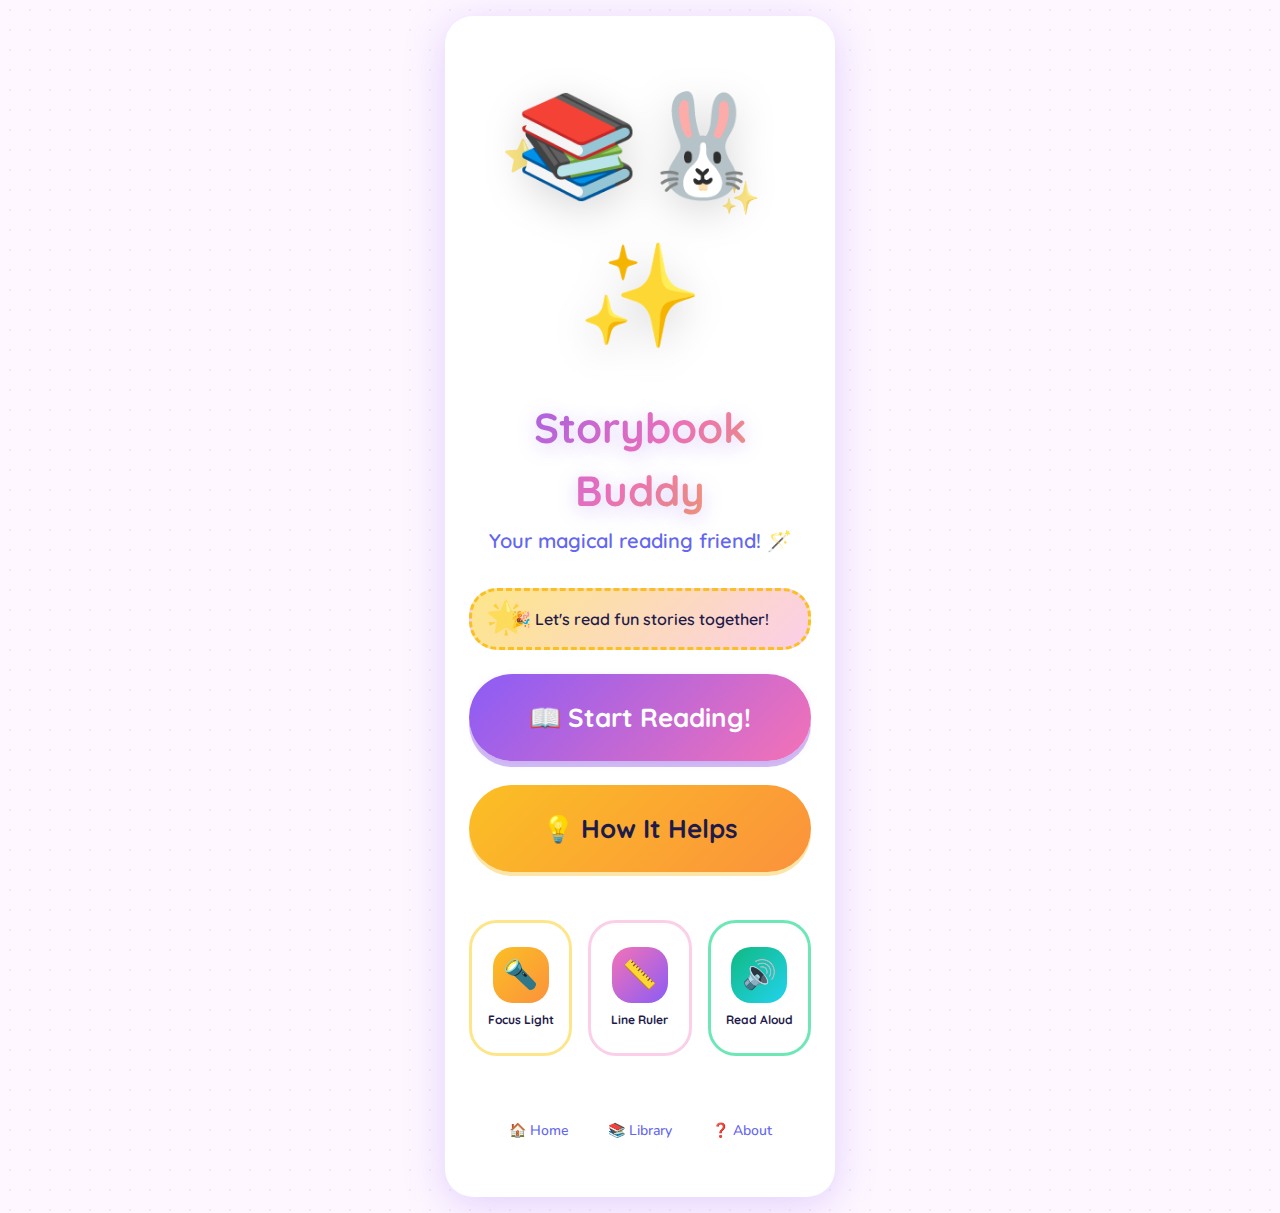
<file: index.html>
<!DOCTYPE html>
<html lang="en">
<head>
  <meta charset="UTF-8">
  <meta name="viewport" content="width=device-width, initial-scale=1.0">
  <meta name="description" content="Storybook Buddy - A magical reading app for kids with helpful tools">
  <title>Storybook Buddy - Read with Magic Tools!</title>
  <link rel="stylesheet" href="styles.css">
</head>
<body class="page-home">
  <div class="phone-frame">
    <div class="book-card">
      <div class="book-card-content">
        <!-- Hero Section -->
        <div class="hero">
          <!-- Floating decorations -->
          <span class="hero-decoration star-1">⭐</span>
          <span class="hero-decoration star-2">✨</span>
          <span class="hero-decoration star-3">🌟</span>
          
          <!-- Bouncing mascot -->
          <div class="mascot">📚🐰✨</div>
          
          <h1>Storybook Buddy</h1>
          <p class="subtitle">Your magical reading friend! 🪄</p>
          
          <!-- Welcome banner -->
          <div class="welcome-banner">
            <p>🎉 Let's read fun stories together!</p>
          </div>
          
          <div class="hero-buttons">
            <a href="library.html" class="btn btn-primary btn-large">
              📖 Start Reading!
            </a>
            <a href="about.html" class="btn btn-accent btn-large">
              💡 How It Helps
            </a>
          </div>
        </div>

        <!-- Feature Cards -->
        <div class="feature-cards">
          <div class="feature-card">
            <div class="icon">🔦</div>
            <div class="text">Focus Light</div>
          </div>
          <div class="feature-card">
            <div class="icon">📏</div>
            <div class="text">Line Ruler</div>
          </div>
          <div class="feature-card">
            <div class="icon">🔊</div>
            <div class="text">Read Aloud</div>
          </div>
        </div>
      </div>

      <!-- Footer Navigation -->
      <nav class="footer-nav">
        <a href="index.html">🏠 Home</a>
        <a href="library.html">📚 Library</a>
        <a href="about.html">❓ About</a>
      </nav>
    </div>
  </div>
  
</body>
</html>
</file>
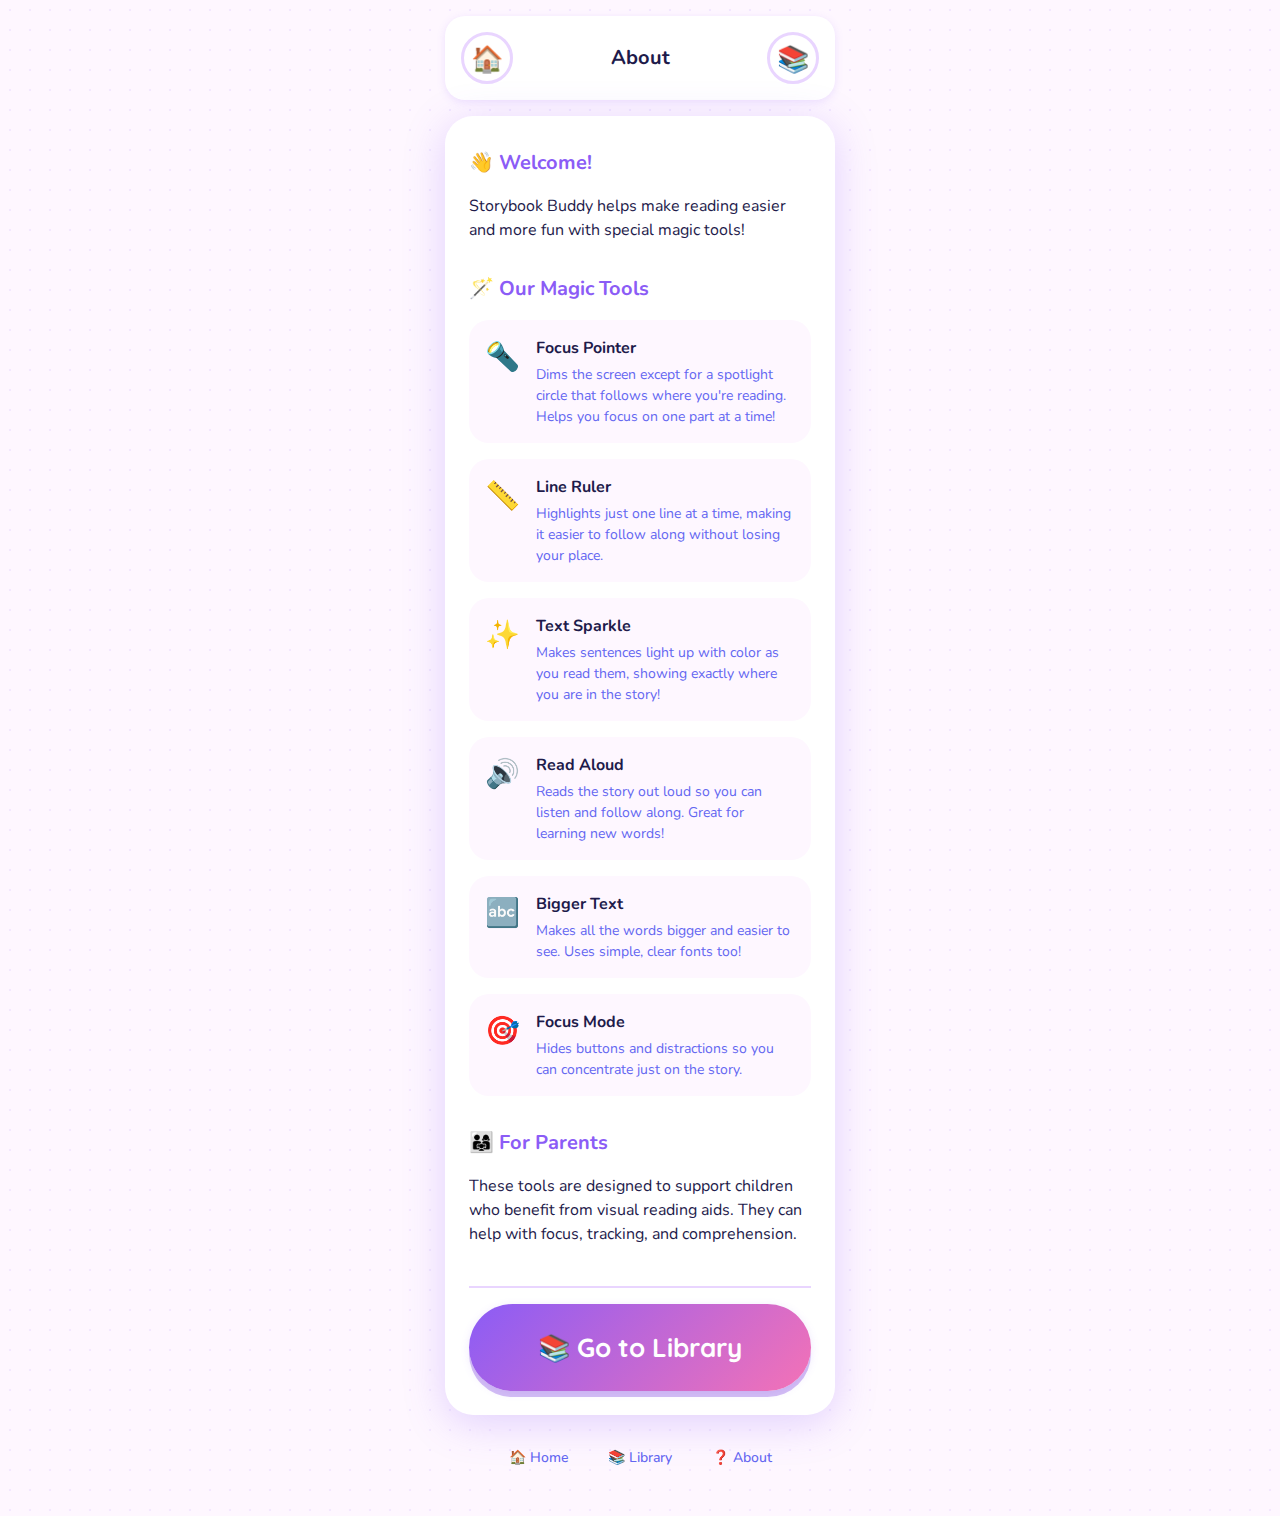
<file: about.html>
<!DOCTYPE html>
<html lang="en">
<head>
  <meta charset="UTF-8">
  <meta name="viewport" content="width=device-width, initial-scale=1.0">
  <meta name="description" content="About Storybook Buddy - Learn about our reading tools">
  <title>About - Storybook Buddy</title>
  <link rel="stylesheet" href="styles.css">
</head>
<body class="page-about">
  <div class="phone-frame">
    <!-- Top Navigation -->
    <nav class="nav-top">
      <a href="index.html" class="btn btn-icon" aria-label="Home">🏠</a>
      <h1>About</h1>
      <a href="library.html" class="btn btn-icon" aria-label="Library">📚</a>
    </nav>

    <div class="book-card">
      <div class="book-card-content">
        <!-- Intro -->
        <div class="about-section">
          <h2>👋 Welcome!</h2>
          <p>Storybook Buddy helps make reading easier and more fun with special magic tools!</p>
        </div>

        <!-- Tool Explanations -->
        <div class="about-section">
          <h2>🪄 Our Magic Tools</h2>

          <div class="tool-explanation">
            <span class="icon">🔦</span>
            <div class="content">
              <h3>Focus Pointer</h3>
              <p>Dims the screen except for a spotlight circle that follows where you're reading. Helps you focus on one part at a time!</p>
            </div>
          </div>

          <div class="tool-explanation">
            <span class="icon">📏</span>
            <div class="content">
              <h3>Line Ruler</h3>
              <p>Highlights just one line at a time, making it easier to follow along without losing your place.</p>
            </div>
          </div>

          <div class="tool-explanation">
            <span class="icon">✨</span>
            <div class="content">
              <h3>Text Sparkle</h3>
              <p>Makes sentences light up with color as you read them, showing exactly where you are in the story!</p>
            </div>
          </div>

          <div class="tool-explanation">
            <span class="icon">🔊</span>
            <div class="content">
              <h3>Read Aloud</h3>
              <p>Reads the story out loud so you can listen and follow along. Great for learning new words!</p>
            </div>
          </div>

          <div class="tool-explanation">
            <span class="icon">🔤</span>
            <div class="content">
              <h3>Bigger Text</h3>
              <p>Makes all the words bigger and easier to see. Uses simple, clear fonts too!</p>
            </div>
          </div>

          <div class="tool-explanation">
            <span class="icon">🎯</span>
            <div class="content">
              <h3>Focus Mode</h3>
              <p>Hides buttons and distractions so you can concentrate just on the story.</p>
            </div>
          </div>
        </div>

        <!-- For Parents -->
        <div class="about-section">
          <h2>👨‍👩‍👧 For Parents</h2>
          <p>These tools are designed to support children who benefit from visual reading aids. They can help with focus, tracking, and comprehension.</p>
        </div>
      </div>

      <!-- Go to Library Button -->
      <div class="book-card-footer">
        <a href="library.html" class="btn btn-primary btn-large">
          📚 Go to Library
        </a>
      </div>
    </div>

    <!-- Footer Navigation -->
    <nav class="footer-nav">
      <a href="index.html">🏠 Home</a>
      <a href="library.html">📚 Library</a>
      <a href="about.html">❓ About</a>
    </nav>
  </div>
</body>
</html>
</file>
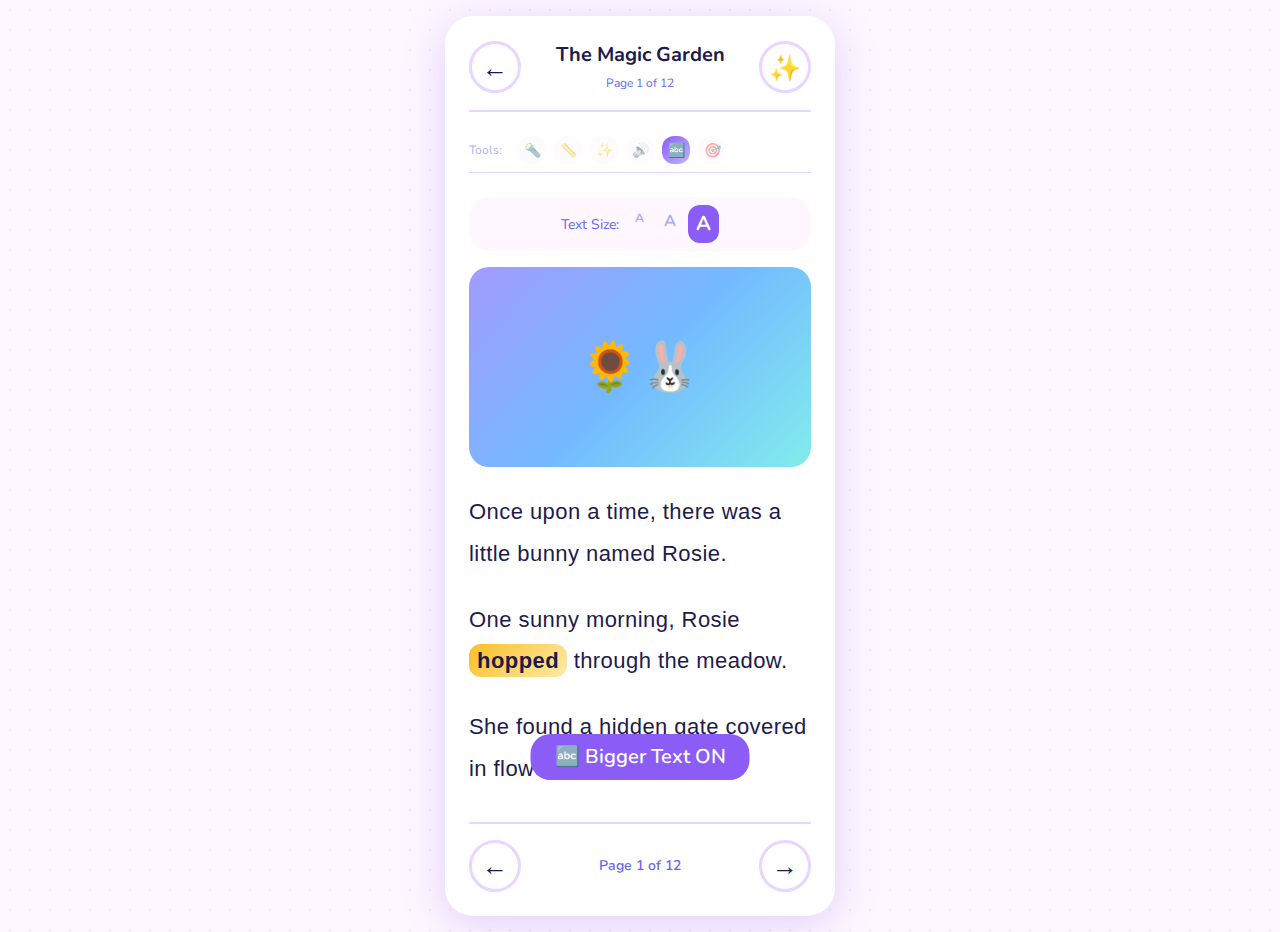
<file: bigger-text.html>
<!DOCTYPE html>
<html lang="en">
<head>
  <meta charset="UTF-8">
  <meta name="viewport" content="width=device-width, initial-scale=1.0">
  <meta name="description" content="Bigger Text tool enabled - Large readable text">
  <title>Bigger Text - Storybook Buddy</title>
  <link rel="stylesheet" href="styles.css">
  <style>
    /* Bigger Text Styles */
    .story-text {
      font-size: 22px !important;
      line-height: 1.9 !important;
      font-family: Verdana, Geneva, sans-serif !important;
      letter-spacing: 0.02em;
    }
    
    .story-text p {
      margin-bottom: var(--space-lg);
    }
    
    .story-text .highlight {
      font-size: inherit;
      padding: 4px 8px;
    }
    
    /* Size indicator */
    .size-indicator {
      display: flex;
      align-items: center;
      justify-content: center;
      gap: var(--space-sm);
      background: var(--color-bg);
      padding: var(--space-sm) var(--space-md);
      border-radius: var(--radius-lg);
      margin-bottom: var(--space-md);
      font-size: var(--font-size-sm);
      color: var(--color-text-light);
    }
    
    .size-indicator .sizes {
      display: flex;
      gap: var(--space-xs);
    }
    
    .size-indicator .size {
      padding: var(--space-xs) var(--space-sm);
      border-radius: var(--radius-sm);
      font-weight: 700;
    }
    
    .size-indicator .size.small {
      font-size: 12px;
      opacity: 0.5;
    }
    
    .size-indicator .size.medium {
      font-size: 16px;
      opacity: 0.5;
    }
    
    .size-indicator .size.large {
      font-size: 20px;
      background: var(--color-primary);
      color: white;
    }
    
    .tool-hint {
      position: fixed;
      bottom: 120px;
      left: 50%;
      transform: translateX(-50%);
      background: var(--color-primary);
      color: white;
      padding: var(--space-sm) var(--space-lg);
      border-radius: var(--radius-lg);
      font-size: var(--font-size-lg);
      font-weight: 600;
      z-index: 101;
    }
  </style>
</head>
<body class="page-reader">
  <div class="phone-frame">
    <div class="book-card">
      <!-- Book Card Header -->
      <div class="book-card-header">
        <a href="library.html" class="btn btn-icon" aria-label="Back to library">←</a>
        <div class="book-card-header-center">
          <h1>The Magic Garden</h1>
          <span class="page-indicator">Page 1 of 12</span>
        </div>
        <a href="tools.html" class="btn btn-icon" aria-label="Magic tools">✨</a>
      </div>

      <!-- Active Tools Indicator -->
      <div class="active-tools">
        <span class="active-tools-label">Tools:</span>
        <span class="tool-indicator" title="Focus Pointer">🔦</span>
        <span class="tool-indicator" title="Line Ruler">📏</span>
        <span class="tool-indicator" title="Text Sparkle">✨</span>
        <span class="tool-indicator" title="Read Aloud">🔊</span>
        <span class="tool-indicator is-active" title="Bigger Text">🔤</span>
        <span class="tool-indicator" title="Focus Mode">🎯</span>
      </div>

      <!-- Book Card Content -->
      <div class="book-card-content">
        <!-- Size Indicator -->
        <div class="size-indicator">
          <span>Text Size:</span>
          <div class="sizes">
            <span class="size small">A</span>
            <span class="size medium">A</span>
            <span class="size large">A</span>
          </div>
        </div>

        <!-- Illustration -->
        <div class="illustration-block">🌻🐰</div>

        <!-- Story Text - Bigger -->
        <div class="story-text">
          <p>Once upon a time, there was a little bunny named Rosie.</p>
          <p>One sunny morning, Rosie <span class="highlight">hopped</span> through the meadow.</p>
          <p>She found a hidden gate covered in flowers!</p>
        </div>
      </div>

      <!-- Book Card Footer Navigation -->
      <div class="book-card-footer">
        <div class="nav-bottom">
          <button class="btn btn-icon" disabled aria-label="Previous page">←</button>
          <span class="page-indicator">Page 1 of 12</span>
          <a href="bigger-text.html" class="btn btn-icon" aria-label="Next page">→</a>
        </div>
      </div>
    </div>
  </div>

  <div class="tool-hint">🔤 Bigger Text ON</div>
</body>
</html>
</file>
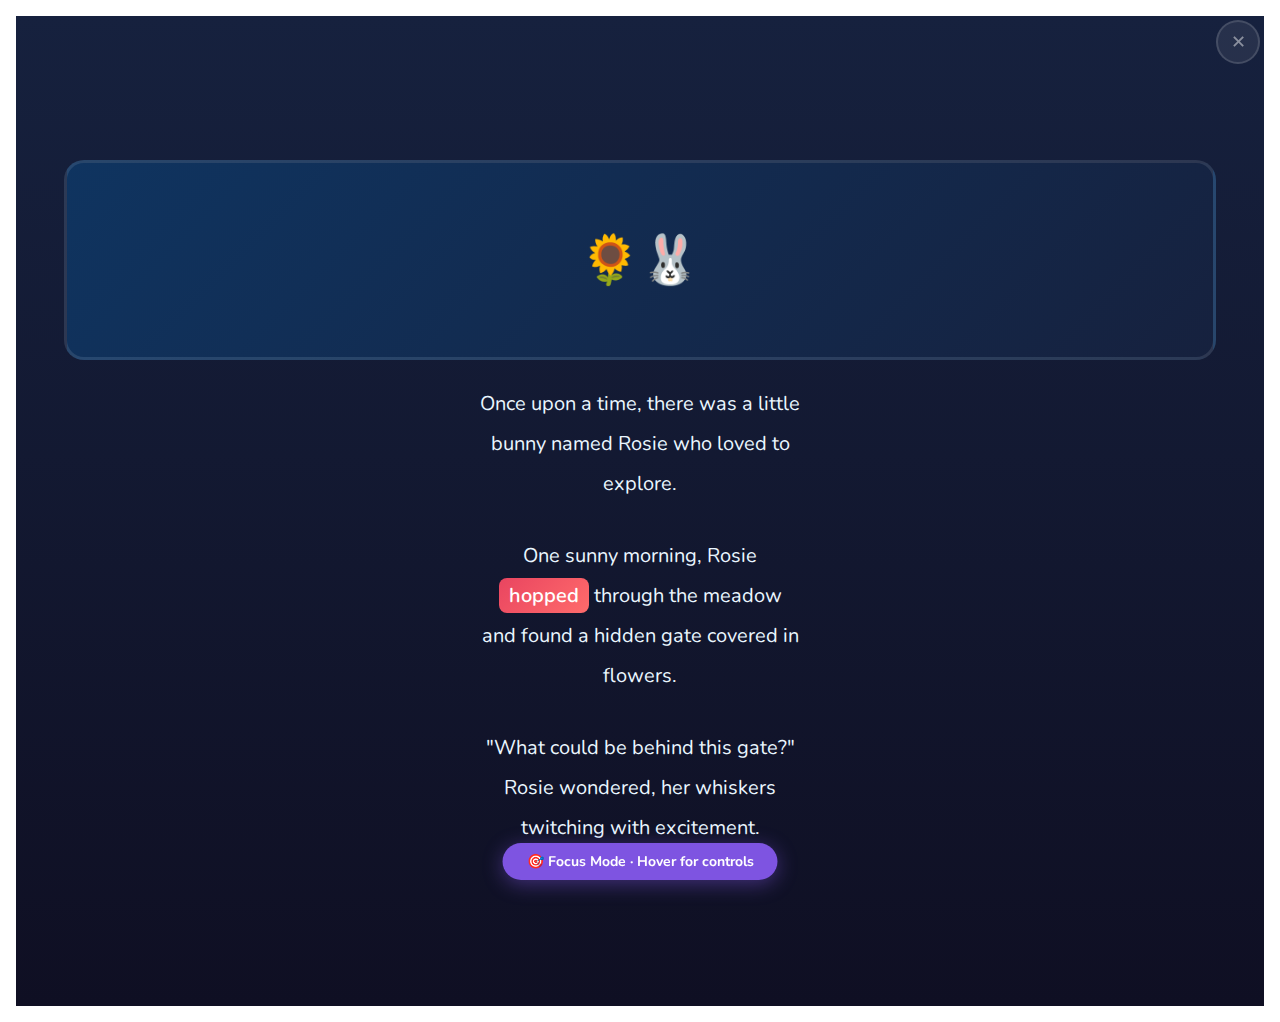
<file: focus-mode.html>
<!DOCTYPE html>
<html lang="en">
<head>
  <meta charset="UTF-8">
  <meta name="viewport" content="width=device-width, initial-scale=1.0">
  <meta name="description" content="Focus Mode tool enabled - Distraction-free reading">
  <title>Focus Mode - Storybook Buddy</title>
  <link rel="stylesheet" href="styles.css">
  <style>
    /* Focus Mode Styles - Dark calming theme */
    body.focus-mode-active {
      background: linear-gradient(135deg, #1a1a2e 0%, #16213e 100%);
      background-image: none;
    }
    
    .focus-mode-active .phone-frame {
      max-width: 100%;
    }
    
    .focus-mode-active .book-card {
      border-radius: 0;
      box-shadow: none;
      background: linear-gradient(180deg, #16213e 0%, #0f0f23 100%);
    }
    
    /* Header - hidden by default, visible on hover */
    .focus-mode-active .book-card-header {
      opacity: 0;
      transform: translateY(-10px);
      transition: all 0.4s ease;
      border-bottom-color: rgba(255,255,255,0.1);
    }
    
    .focus-mode-active .focus-hover-zone:hover ~ .book-card .book-card-header,
    .focus-mode-active .book-card:hover .book-card-header {
      opacity: 1;
      transform: translateY(0);
    }
    
    .focus-mode-active .book-card-header h1,
    .focus-mode-active .book-card-header .page-indicator {
      color: rgba(255,255,255,0.9);
    }
    
    .focus-mode-active .book-card-header .btn {
      background: rgba(255,255,255,0.1);
      border-color: rgba(255,255,255,0.2);
      color: white;
    }
    
    .focus-mode-active .book-card-header .btn:hover {
      background: rgba(255,255,255,0.2);
    }
    
    /* Hide active tools in focus mode */
    .focus-mode-active .active-tools {
      display: none;
    }
    
    /* Content area - clean and centered */
    .focus-mode-active .book-card-content {
      display: flex;
      flex-direction: column;
      align-items: center;
      justify-content: center;
      padding: var(--space-xl) var(--space-lg);
      min-height: 400px;
    }
    
    .focus-mode-active .illustration-block {
      background: linear-gradient(135deg, #0f3460 0%, #16213e 100%);
      border: 3px solid rgba(255,255,255,0.1);
      animation: breathe 4s ease-in-out infinite;
    }
    
    .focus-mode-active .story-text {
      color: #eaf6ff;
      text-align: center;
      max-width: 320px;
      font-size: var(--font-size-lg);
      line-height: 2;
    }
    
    .focus-mode-active .story-text p {
      margin-bottom: var(--space-xl);
    }
    
    .focus-mode-active .story-text .highlight {
      background: linear-gradient(135deg, #e94560 0%, #ff6b6b 100%);
      color: white;
      padding: 4px 10px;
      border-radius: 8px;
    }
    
    /* Footer - hidden by default, visible on hover */
    .focus-mode-active .book-card-footer {
      opacity: 0;
      transform: translateY(10px);
      transition: all 0.4s ease;
      border-top-color: rgba(255,255,255,0.1);
    }
    
    .focus-mode-active .book-card:hover .book-card-footer {
      opacity: 1;
      transform: translateY(0);
    }
    
    .focus-mode-active .nav-bottom .page-indicator {
      color: rgba(255,255,255,0.7);
    }
    
    .focus-mode-active .nav-bottom .btn {
      background: rgba(255,255,255,0.1);
      border-color: rgba(255,255,255,0.2);
      color: white;
    }
    
    .focus-mode-active .nav-bottom .btn:hover {
      background: rgba(255,255,255,0.2);
    }
    
    /* Focus mode hint - properly positioned at bottom */
    .focus-hint {
      position: fixed;
      bottom: 20px;
      left: 50%;
      transform: translateX(-50%);
      background: rgba(139, 92, 246, 0.9);
      color: white;
      padding: var(--space-sm) var(--space-lg);
      border-radius: var(--radius-pill);
      font-size: var(--font-size-sm);
      font-weight: 700;
      z-index: 101;
      box-shadow: 0 4px 20px rgba(139, 92, 246, 0.4);
      animation: pulse-hint 3s ease-in-out infinite;
    }
    
    @keyframes pulse-hint {
      0%, 100% { opacity: 0.9; transform: translateX(-50%) scale(1); }
      50% { opacity: 1; transform: translateX(-50%) scale(1.02); }
    }
    
    /* Breathing animation for calm feel */
    @keyframes breathe {
      0%, 100% { transform: scale(1); }
      50% { transform: scale(1.02); }
    }
    
    /* Exit button for focus mode */
    .exit-focus-btn {
      position: fixed;
      top: 20px;
      right: 20px;
      background: rgba(255,255,255,0.15);
      border: 2px solid rgba(255,255,255,0.3);
      color: white;
      width: 44px;
      height: 44px;
      border-radius: 50%;
      display: flex;
      align-items: center;
      justify-content: center;
      font-size: 18px;
      cursor: pointer;
      transition: all 0.3s ease;
      z-index: 102;
      text-decoration: none;
      opacity: 0.5;
    }
    
    .exit-focus-btn:hover {
      opacity: 1;
      background: rgba(255,255,255,0.25);
      transform: scale(1.1);
    }
  </style>
</head>
<body class="page-reader focus-mode-active">
  <!-- Exit focus mode button -->
  <a href="reader.html" class="exit-focus-btn" title="Exit Focus Mode">✕</a>
  
  <div class="phone-frame">
    <div class="book-card">
      <!-- Book Card Header (hidden until hover) -->
      <div class="book-card-header">
        <a href="library.html" class="btn btn-icon" aria-label="Back to library">←</a>
        <div class="book-card-header-center">
          <h1>The Magic Garden</h1>
          <span class="page-indicator">Page 1 of 12</span>
        </div>
        <a href="tools.html" class="btn btn-icon" aria-label="Magic tools">✨</a>
      </div>

      <!-- Active Tools Indicator (hidden in focus mode) -->
      <div class="active-tools">
        <span class="active-tools-label">Tools:</span>
        <span class="tool-indicator" title="Focus Pointer">🔦</span>
        <span class="tool-indicator" title="Line Ruler">📏</span>
        <span class="tool-indicator" title="Text Sparkle">✨</span>
        <span class="tool-indicator" title="Read Aloud">🔊</span>
        <span class="tool-indicator" title="Bigger Text">🔤</span>
        <span class="tool-indicator is-active" title="Focus Mode">🎯</span>
      </div>

      <!-- Book Card Content - Clean, centered -->
      <div class="book-card-content">
        <!-- Illustration -->
        <div class="illustration-block">🌻🐰</div>

        <!-- Story Text -->
        <div class="story-text">
          <p>Once upon a time, there was a little bunny named Rosie who loved to explore.</p>
          <p>One sunny morning, Rosie <span class="highlight">hopped</span> through the meadow and found a hidden gate covered in flowers.</p>
          <p>"What could be behind this gate?" Rosie wondered, her whiskers twitching with excitement.</p>
        </div>
      </div>

      <!-- Book Card Footer Navigation (hidden until hover) -->
      <div class="book-card-footer">
        <div class="nav-bottom">
          <button class="btn btn-icon" disabled aria-label="Previous page">←</button>
          <span class="page-indicator">Page 1 of 12</span>
          <a href="focus-mode.html" class="btn btn-icon" aria-label="Next page">→</a>
        </div>
      </div>
    </div>
  </div>

  <!-- Focus Mode Hint -->
  <div class="focus-hint">🎯 Focus Mode · Hover for controls</div>
</body>
</html>
</file>
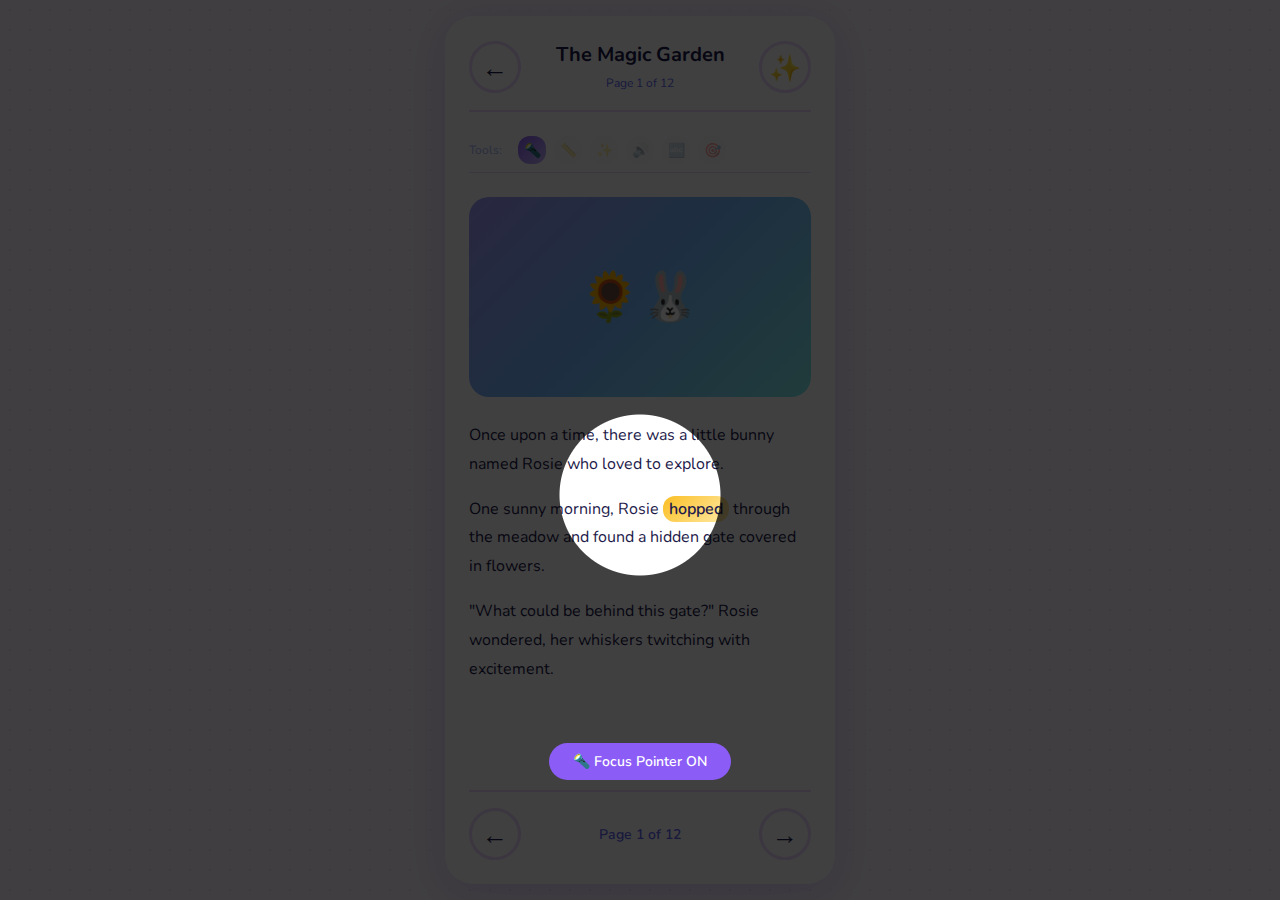
<file: focus-pointer.html>
<!DOCTYPE html>
<html lang="en">
<head>
  <meta charset="UTF-8">
  <meta name="viewport" content="width=device-width, initial-scale=1.0">
  <meta name="description" content="Focus Pointer tool enabled - Spotlight reading mode">
  <title>Focus Pointer - Storybook Buddy</title>
  <link rel="stylesheet" href="styles.css">
  <style>
    /* Focus Pointer Overlay */
    .focus-overlay {
      position: fixed;
      top: 0;
      left: 0;
      right: 0;
      bottom: 0;
      pointer-events: none;
      z-index: 100;
    }
    
    .focus-overlay::before {
      content: '';
      position: absolute;
      top: 0;
      left: 0;
      right: 0;
      bottom: 0;
      background: radial-gradient(
        circle 80px at 50% 55%,
        transparent 0%,
        transparent 80px,
        rgba(0, 0, 0, 0.75) 81px
      );
    }
    
    .focus-hint {
      position: fixed;
      bottom: 120px;
      left: 50%;
      transform: translateX(-50%);
      background: var(--color-primary);
      color: white;
      padding: var(--space-sm) var(--space-lg);
      border-radius: var(--radius-lg);
      font-size: var(--font-size-sm);
      font-weight: 600;
      z-index: 101;
      animation: pulse 2s infinite;
    }
    
    @keyframes pulse {
      0%, 100% { opacity: 1; }
      50% { opacity: 0.7; }
    }
  </style>
</head>
<body class="page-reader">
  <div class="phone-frame">
    <div class="book-card">
      <!-- Book Card Header -->
      <div class="book-card-header">
        <a href="library.html" class="btn btn-icon" aria-label="Back to library">←</a>
        <div class="book-card-header-center">
          <h1>The Magic Garden</h1>
          <span class="page-indicator">Page 1 of 12</span>
        </div>
        <a href="tools.html" class="btn btn-icon" aria-label="Magic tools">✨</a>
      </div>

      <!-- Active Tools Indicator -->
      <div class="active-tools">
        <span class="active-tools-label">Tools:</span>
        <span class="tool-indicator is-active" title="Focus Pointer">🔦</span>
        <span class="tool-indicator" title="Line Ruler">📏</span>
        <span class="tool-indicator" title="Text Sparkle">✨</span>
        <span class="tool-indicator" title="Read Aloud">🔊</span>
        <span class="tool-indicator" title="Bigger Text">🔤</span>
        <span class="tool-indicator" title="Focus Mode">🎯</span>
      </div>

      <!-- Book Card Content -->
      <div class="book-card-content">
        <!-- Illustration -->
        <div class="illustration-block">🌻🐰</div>

        <!-- Story Text -->
        <div class="story-text">
          <p>Once upon a time, there was a little bunny named Rosie who loved to explore.</p>
          <p>One sunny morning, Rosie <span class="highlight">hopped</span> through the meadow and found a hidden gate covered in flowers.</p>
          <p>"What could be behind this gate?" Rosie wondered, her whiskers twitching with excitement.</p>
        </div>
      </div>

      <!-- Book Card Footer Navigation -->
      <div class="book-card-footer">
        <div class="nav-bottom">
          <button class="btn btn-icon" disabled aria-label="Previous page">←</button>
          <span class="page-indicator">Page 1 of 12</span>
          <a href="focus-pointer.html" class="btn btn-icon" aria-label="Next page">→</a>
        </div>
      </div>
    </div>
  </div>

  <!-- Focus Pointer Overlay -->
  <div class="focus-overlay"></div>
  <div class="focus-hint">🔦 Focus Pointer ON</div>
</body>
</html>
</file>
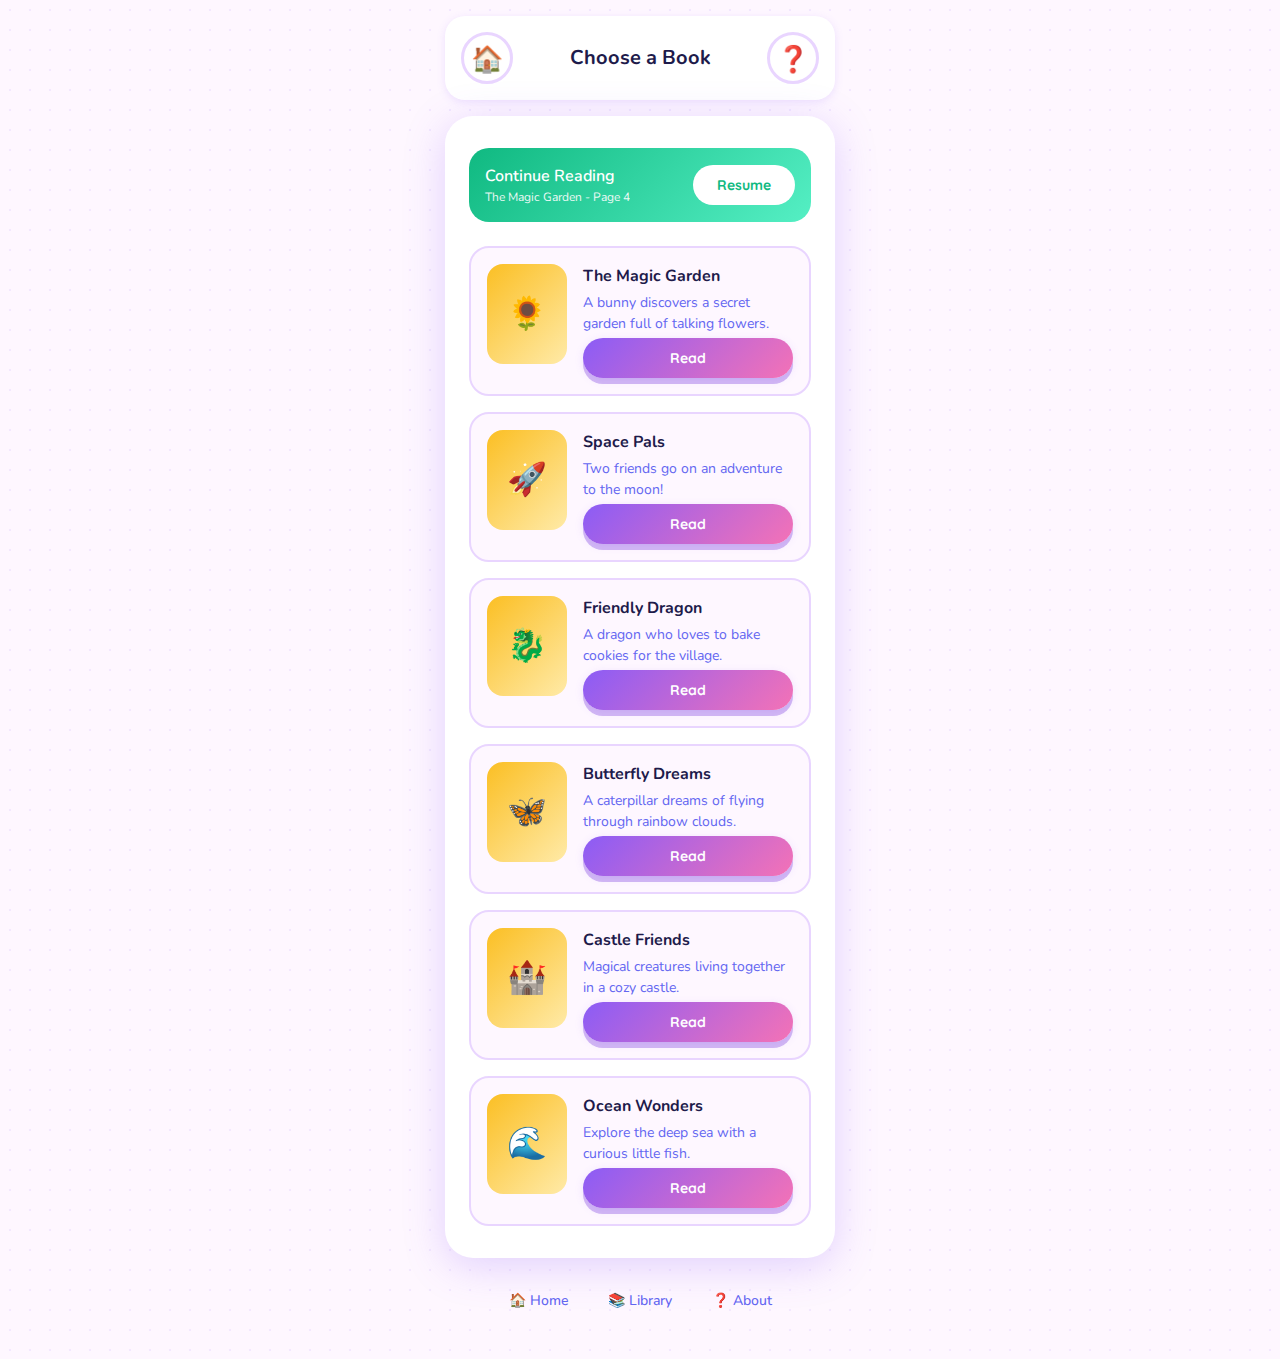
<file: library.html>
<!DOCTYPE html>
<html lang="en">
<head>
  <meta charset="UTF-8">
  <meta name="viewport" content="width=device-width, initial-scale=1.0">
  <meta name="description" content="Choose a book to read from our magical library">
  <title>Library - Storybook Buddy</title>
  <link rel="stylesheet" href="styles.css">
</head>
<body class="page-library">
  <div class="phone-frame">
    <!-- Top Navigation -->
    <nav class="nav-top">
      <a href="index.html" class="btn btn-icon" aria-label="Home">🏠</a>
      <h1>Choose a Book</h1>
      <a href="about.html" class="btn btn-icon" aria-label="Help">❓</a>
    </nav>

    <div class="book-card">
      <div class="book-card-content">
        <!-- Continue Reading Banner -->
        <div class="continue-banner">
          <div class="text">
            Continue Reading
            <small>The Magic Garden - Page 4</small>
          </div>
          <a href="reader.html" class="btn btn-small">Resume</a>
        </div>

        <!-- Book List -->
        <div class="book-list">
          <!-- Book 1 -->
          <div class="book-item">
            <div class="book-cover">🌻</div>
            <div class="book-info">
              <h3>The Magic Garden</h3>
              <p>A bunny discovers a secret garden full of talking flowers.</p>
              <a href="reader.html" class="btn btn-small btn-primary">Read</a>
            </div>
          </div>

          <!-- Book 2 -->
          <div class="book-item">
            <div class="book-cover">🚀</div>
            <div class="book-info">
              <h3>Space Pals</h3>
              <p>Two friends go on an adventure to the moon!</p>
              <a href="reader.html" class="btn btn-small btn-primary">Read</a>
            </div>
          </div>

          <!-- Book 3 -->
          <div class="book-item">
            <div class="book-cover">🐉</div>
            <div class="book-info">
              <h3>Friendly Dragon</h3>
              <p>A dragon who loves to bake cookies for the village.</p>
              <a href="reader.html" class="btn btn-small btn-primary">Read</a>
            </div>
          </div>

          <!-- Book 4 -->
          <div class="book-item">
            <div class="book-cover">🦋</div>
            <div class="book-info">
              <h3>Butterfly Dreams</h3>
              <p>A caterpillar dreams of flying through rainbow clouds.</p>
              <a href="reader.html" class="btn btn-small btn-primary">Read</a>
            </div>
          </div>

          <!-- Book 5 -->
          <div class="book-item">
            <div class="book-cover">🏰</div>
            <div class="book-info">
              <h3>Castle Friends</h3>
              <p>Magical creatures living together in a cozy castle.</p>
              <a href="reader.html" class="btn btn-small btn-primary">Read</a>
            </div>
          </div>

          <!-- Book 6 -->
          <div class="book-item">
            <div class="book-cover">🌊</div>
            <div class="book-info">
              <h3>Ocean Wonders</h3>
              <p>Explore the deep sea with a curious little fish.</p>
              <a href="reader.html" class="btn btn-small btn-primary">Read</a>
            </div>
          </div>
        </div>
      </div>
    </div>

    <!-- Footer Navigation -->
    <nav class="footer-nav">
      <a href="index.html">🏠 Home</a>
      <a href="library.html">📚 Library</a>
      <a href="about.html">❓ About</a>
    </nav>
  </div>
  
</body>
</html>
</file>
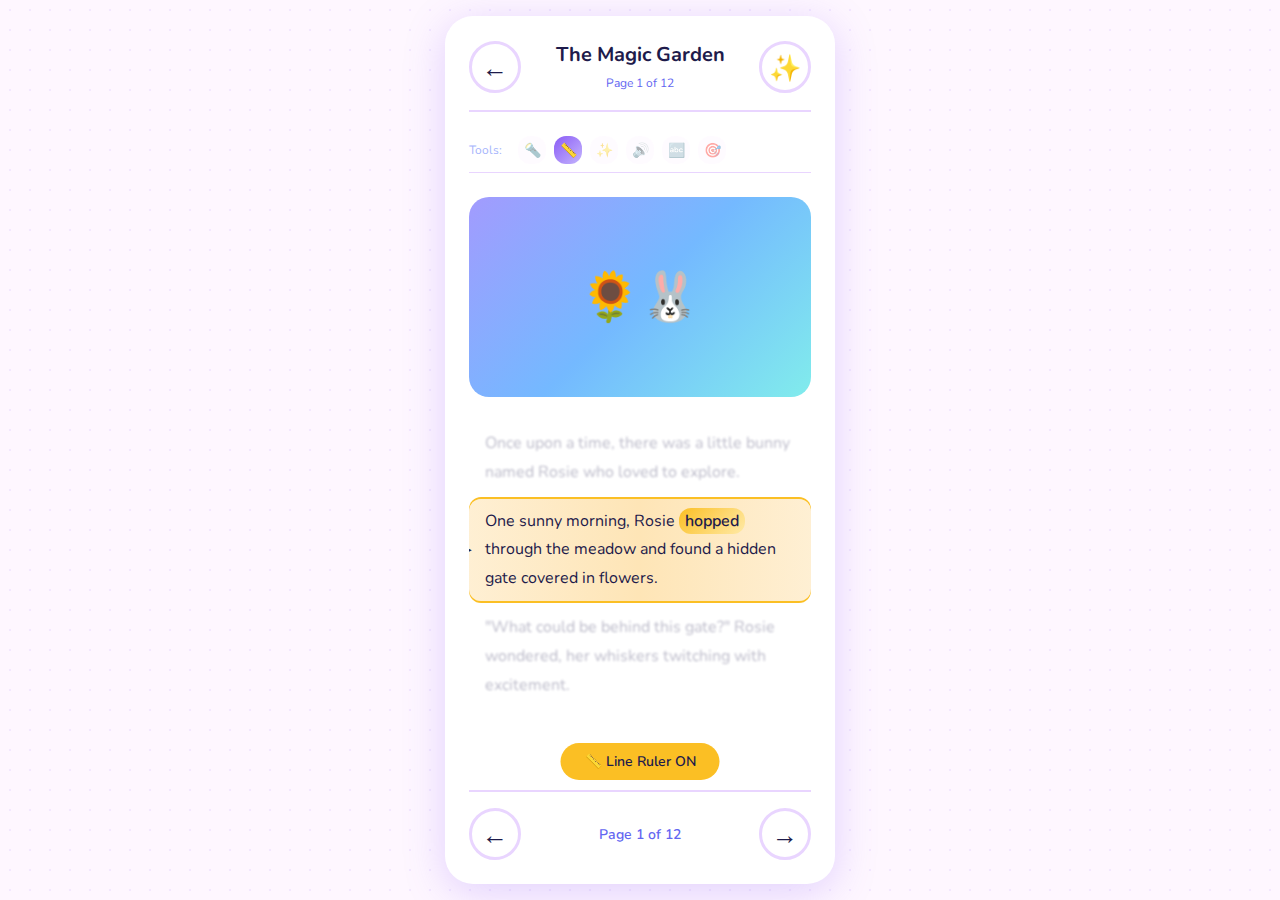
<file: line-ruler.html>
<!DOCTYPE html>
<html lang="en">
<head>
  <meta charset="UTF-8">
  <meta name="viewport" content="width=device-width, initial-scale=1.0">
  <meta name="description" content="Line Ruler tool enabled - Highlight one line at a time">
  <title>Line Ruler - Storybook Buddy</title>
  <link rel="stylesheet" href="styles.css">
  <style>
    /* Line Ruler Styles */
    .story-text p {
      position: relative;
      padding: var(--space-sm) var(--space-md);
      margin: var(--space-xs) 0;
      border-radius: var(--radius-sm);
      transition: all 0.2s ease;
    }
    
    .story-text p:not(.line-active) {
      opacity: 0.3;
      filter: blur(1px);
    }
    
    .story-text p.line-active {
      background: linear-gradient(90deg, 
        rgba(253, 203, 110, 0.3) 0%, 
        rgba(253, 203, 110, 0.5) 50%, 
        rgba(253, 203, 110, 0.3) 100%
      );
      box-shadow: 
        0 -2px 0 var(--color-accent),
        0 2px 0 var(--color-accent);
      opacity: 1;
      filter: none;
    }
    
    .ruler-indicator {
      position: absolute;
      left: -8px;
      top: 50%;
      transform: translateY(-50%);
      font-size: 14px;
    }
    
    .tool-hint {
      position: fixed;
      bottom: 120px;
      left: 50%;
      transform: translateX(-50%);
      background: var(--color-accent);
      color: var(--color-text);
      padding: var(--space-sm) var(--space-lg);
      border-radius: var(--radius-lg);
      font-size: var(--font-size-sm);
      font-weight: 600;
      z-index: 101;
    }
  </style>
</head>
<body class="page-reader">
  <div class="phone-frame">
    <div class="book-card">
      <!-- Book Card Header -->
      <div class="book-card-header">
        <a href="library.html" class="btn btn-icon" aria-label="Back to library">←</a>
        <div class="book-card-header-center">
          <h1>The Magic Garden</h1>
          <span class="page-indicator">Page 1 of 12</span>
        </div>
        <a href="tools.html" class="btn btn-icon" aria-label="Magic tools">✨</a>
      </div>

      <!-- Active Tools Indicator -->
      <div class="active-tools">
        <span class="active-tools-label">Tools:</span>
        <span class="tool-indicator" title="Focus Pointer">🔦</span>
        <span class="tool-indicator is-active" title="Line Ruler">📏</span>
        <span class="tool-indicator" title="Text Sparkle">✨</span>
        <span class="tool-indicator" title="Read Aloud">🔊</span>
        <span class="tool-indicator" title="Bigger Text">🔤</span>
        <span class="tool-indicator" title="Focus Mode">🎯</span>
      </div>

      <!-- Book Card Content -->
      <div class="book-card-content">
        <!-- Illustration -->
        <div class="illustration-block">🌻🐰</div>

        <!-- Story Text with Line Ruler -->
        <div class="story-text">
          <p>Once upon a time, there was a little bunny named Rosie who loved to explore.</p>
          <p class="line-active">
            <span class="ruler-indicator">▶</span>
            One sunny morning, Rosie <span class="highlight">hopped</span> through the meadow and found a hidden gate covered in flowers.
          </p>
          <p>"What could be behind this gate?" Rosie wondered, her whiskers twitching with excitement.</p>
        </div>
      </div>

      <!-- Book Card Footer Navigation -->
      <div class="book-card-footer">
        <div class="nav-bottom">
          <button class="btn btn-icon" disabled aria-label="Previous page">←</button>
          <span class="page-indicator">Page 1 of 12</span>
          <a href="line-ruler.html" class="btn btn-icon" aria-label="Next page">→</a>
        </div>
      </div>
    </div>
  </div>

  <div class="tool-hint">📏 Line Ruler ON</div>
</body>
</html>
</file>
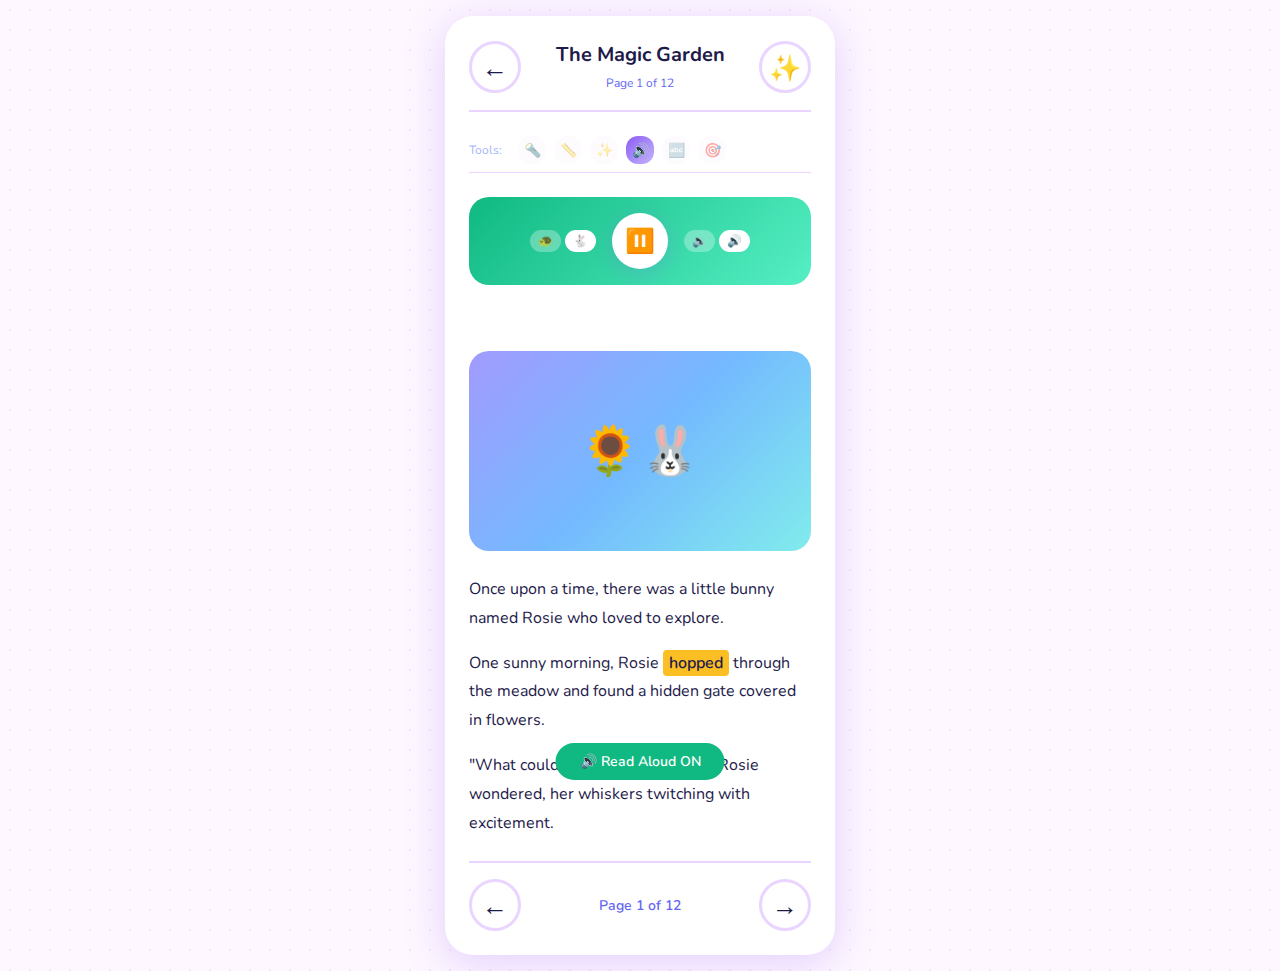
<file: read-aloud.html>
<!DOCTYPE html>
<html lang="en">
<head>
  <meta charset="UTF-8">
  <meta name="viewport" content="width=device-width, initial-scale=1.0">
  <meta name="description" content="Read Aloud tool enabled - Text-to-speech reading mode">
  <title>Read Aloud - Storybook Buddy</title>
  <link rel="stylesheet" href="styles.css">
  <style>
    /* Read Aloud Styles */
    .read-aloud-controls {
      display: flex;
      align-items: center;
      justify-content: center;
      gap: var(--space-md);
      background: linear-gradient(135deg, var(--color-secondary) 0%, #55efc4 100%);
      padding: var(--space-md);
      border-radius: var(--radius-lg);
      margin-bottom: var(--space-lg);
    }
    
    .play-btn {
      width: 56px;
      height: 56px;
      background: white;
      border: none;
      border-radius: 50%;
      font-size: 24px;
      cursor: pointer;
      display: flex;
      align-items: center;
      justify-content: center;
      box-shadow: var(--shadow-md);
      transition: transform 0.2s ease;
    }
    
    .play-btn:hover {
      transform: scale(1.1);
    }
    
    .play-btn.is-playing {
      animation: pulse-play 1s ease-in-out infinite;
    }
    
    @keyframes pulse-play {
      0%, 100% { box-shadow: 0 0 0 0 rgba(0, 184, 148, 0.4); }
      50% { box-shadow: 0 0 0 12px rgba(0, 184, 148, 0); }
    }
    
    .speed-controls {
      display: flex;
      gap: var(--space-xs);
    }
    
    .speed-btn {
      padding: var(--space-xs) var(--space-sm);
      background: rgba(255,255,255,0.3);
      border: none;
      border-radius: var(--radius-sm);
      font-size: var(--font-size-xs);
      font-weight: 600;
      color: white;
      cursor: pointer;
    }
    
    .speed-btn.is-active {
      background: white;
      color: var(--color-secondary);
    }
    
    .reading-word {
      background: var(--color-accent);
      padding: 2px 6px;
      border-radius: 4px;
      font-weight: 600;
      animation: word-pulse 0.5s ease-in-out;
    }
    
    @keyframes word-pulse {
      0% { transform: scale(1); }
      50% { transform: scale(1.05); }
      100% { transform: scale(1); }
    }
    
    .read-progress {
      display: flex;
      align-items: center;
      gap: var(--space-sm);
      margin-top: var(--space-sm);
      color: white;
      font-size: var(--font-size-xs);
    }
    
    .progress-bar {
      flex: 1;
      height: 6px;
      background: rgba(255,255,255,0.3);
      border-radius: 3px;
      overflow: hidden;
    }
    
    .progress-fill {
      width: 35%;
      height: 100%;
      background: white;
      border-radius: 3px;
    }
    
    .tool-hint {
      position: fixed;
      bottom: 120px;
      left: 50%;
      transform: translateX(-50%);
      background: var(--color-secondary);
      color: white;
      padding: var(--space-sm) var(--space-lg);
      border-radius: var(--radius-lg);
      font-size: var(--font-size-sm);
      font-weight: 600;
      z-index: 101;
    }
  </style>
</head>
<body class="page-reader">
  <div class="phone-frame">
    <div class="book-card">
      <!-- Book Card Header -->
      <div class="book-card-header">
        <a href="library.html" class="btn btn-icon" aria-label="Back to library">←</a>
        <div class="book-card-header-center">
          <h1>The Magic Garden</h1>
          <span class="page-indicator">Page 1 of 12</span>
        </div>
        <a href="tools.html" class="btn btn-icon" aria-label="Magic tools">✨</a>
      </div>

      <!-- Active Tools Indicator -->
      <div class="active-tools">
        <span class="active-tools-label">Tools:</span>
        <span class="tool-indicator" title="Focus Pointer">🔦</span>
        <span class="tool-indicator" title="Line Ruler">📏</span>
        <span class="tool-indicator" title="Text Sparkle">✨</span>
        <span class="tool-indicator is-active" title="Read Aloud">🔊</span>
        <span class="tool-indicator" title="Bigger Text">🔤</span>
        <span class="tool-indicator" title="Focus Mode">🎯</span>
      </div>

      <!-- Book Card Content -->
      <div class="book-card-content">
        <!-- Read Aloud Controls -->
        <div class="read-aloud-controls">
          <div class="speed-controls">
            <button class="speed-btn">🐢</button>
            <button class="speed-btn is-active">🐇</button>
          </div>
          <button class="play-btn is-playing">⏸️</button>
          <div class="speed-controls">
            <button class="speed-btn">🔉</button>
            <button class="speed-btn is-active">🔊</button>
          </div>
        </div>
        
        <div class="read-progress">
          <span>Reading...</span>
          <div class="progress-bar">
            <div class="progress-fill"></div>
          </div>
          <span>35%</span>
        </div>

        <!-- Illustration -->
        <div class="illustration-block" style="margin-top: var(--space-lg);">🌻🐰</div>

        <!-- Story Text with current word highlighted -->
        <div class="story-text">
          <p>Once upon a time, there was a little bunny named Rosie who loved to explore.</p>
          <p>One sunny morning, Rosie <span class="reading-word">hopped</span> through the meadow and found a hidden gate covered in flowers.</p>
          <p>"What could be behind this gate?" Rosie wondered, her whiskers twitching with excitement.</p>
        </div>
      </div>

      <!-- Book Card Footer Navigation -->
      <div class="book-card-footer">
        <div class="nav-bottom">
          <button class="btn btn-icon" disabled aria-label="Previous page">←</button>
          <span class="page-indicator">Page 1 of 12</span>
          <a href="read-aloud.html" class="btn btn-icon" aria-label="Next page">→</a>
        </div>
      </div>
    </div>
  </div>

  <div class="tool-hint">🔊 Read Aloud ON</div>
</body>
</html>
</file>
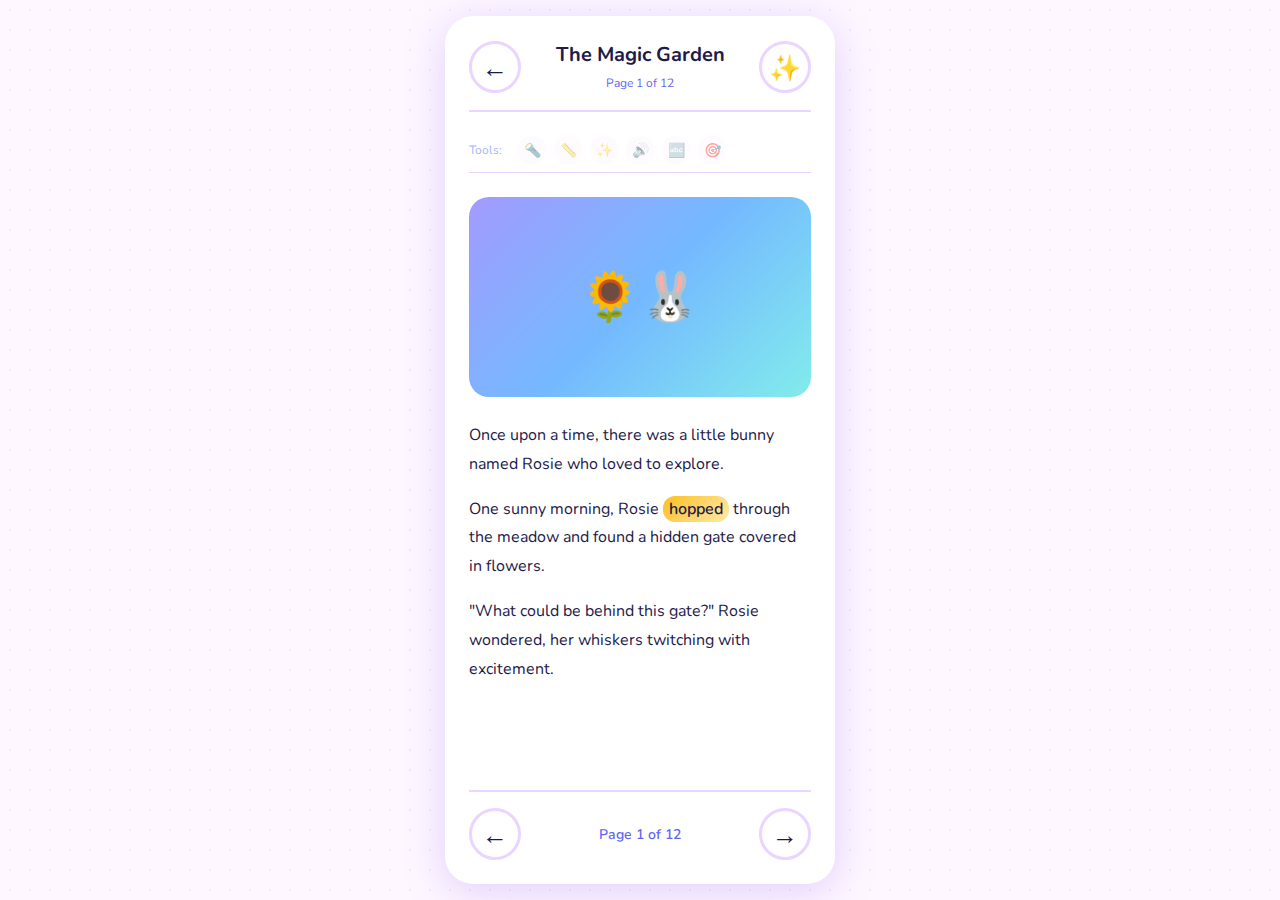
<file: reader.html>
<!DOCTYPE html>
<html lang="en">
<head>
  <meta charset="UTF-8">
  <meta name="viewport" content="width=device-width, initial-scale=1.0">
  <meta name="description" content="Read The Magic Garden - A storybook about a bunny and talking flowers">
  <title>Reading - Storybook Buddy</title>
  <link rel="stylesheet" href="styles.css">
</head>
<body class="page-reader">
  <div class="phone-frame">
    <div class="book-card">
      <!-- Book Card Header -->
      <div class="book-card-header">
        <a href="library.html" class="btn btn-icon" aria-label="Back to library">←</a>
        <div class="book-card-header-center">
          <h1>The Magic Garden</h1>
          <span class="page-indicator">Page 1 of 12</span>
        </div>
        <a href="tools.html" class="btn btn-icon" aria-label="Magic tools">✨</a>
      </div>

      <!-- Active Tools Indicator -->
      <div class="active-tools">
        <span class="active-tools-label">Tools:</span>
        <span class="tool-indicator" title="Focus Pointer">🔦</span>
        <span class="tool-indicator" title="Line Ruler">📏</span>
        <span class="tool-indicator" title="Text Sparkle">✨</span>
        <span class="tool-indicator" title="Read Aloud">🔊</span>
        <span class="tool-indicator" title="Bigger Text">🔤</span>
        <span class="tool-indicator" title="Focus Mode">🎯</span>
      </div>

      <!-- Book Card Content -->
      <div class="book-card-content">
        <!-- Illustration -->
        <div class="illustration-block">🌻🐰</div>

        <!-- Story Text -->
        <div class="story-text">
          <p>Once upon a time, there was a little bunny named Rosie who loved to explore.</p>
          <p>One sunny morning, Rosie <span class="highlight">hopped</span> through the meadow and found a hidden gate covered in flowers.</p>
          <p>"What could be behind this gate?" Rosie wondered, her whiskers twitching with excitement.</p>
        </div>
      </div>

      <!-- Book Card Footer Navigation -->
      <div class="book-card-footer">
        <div class="nav-bottom">
          <button class="btn btn-icon" disabled aria-label="Previous page">←</button>
          <span class="page-indicator">Page 1 of 12</span>
          <a href="reader-page2.html" class="btn btn-icon" aria-label="Next page">→</a>
        </div>
      </div>
    </div>
  </div>
</body>
</html>
</file>
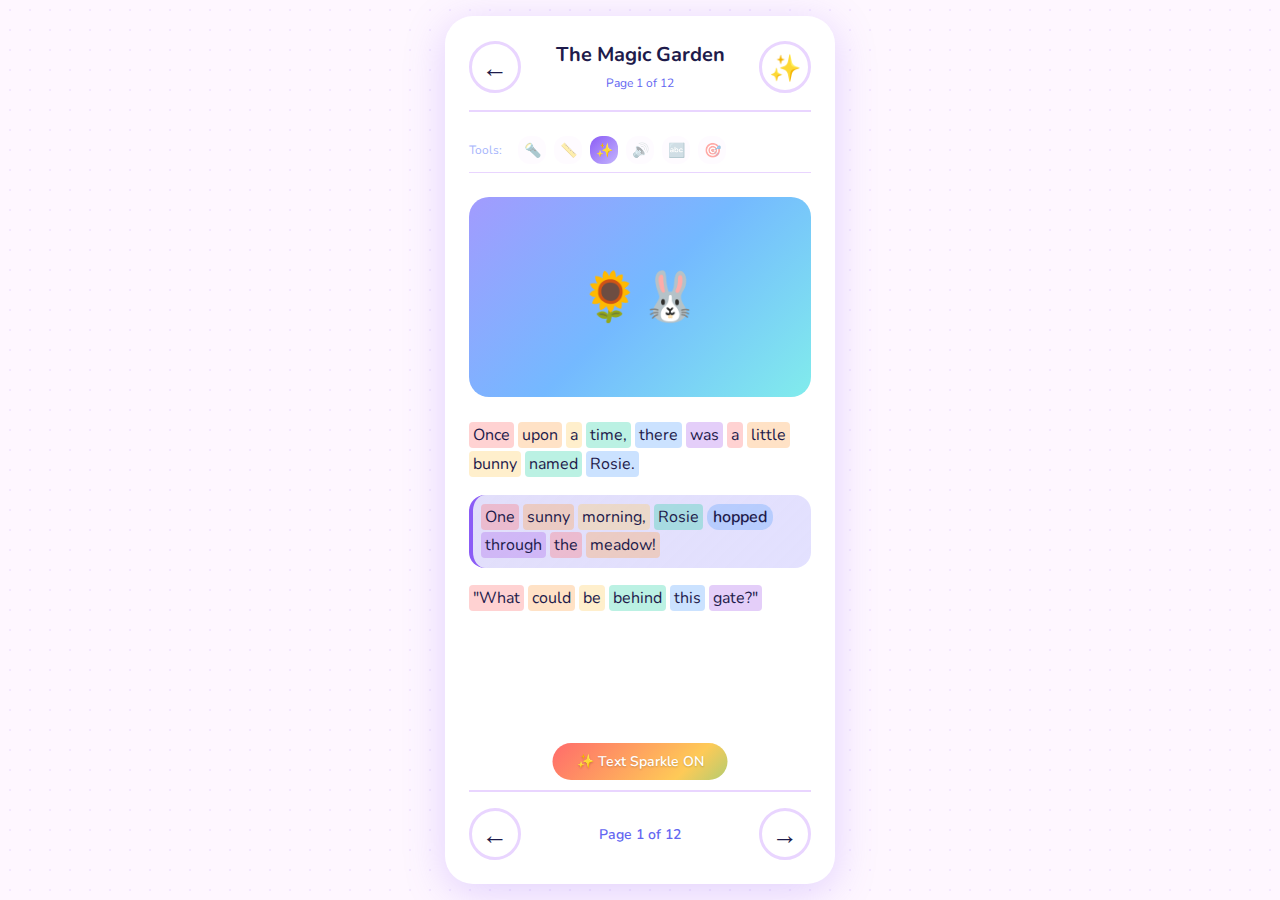
<file: text-sparkle.html>
<!DOCTYPE html>
<html lang="en">
<head>
  <meta charset="UTF-8">
  <meta name="viewport" content="width=device-width, initial-scale=1.0">
  <meta name="description" content="Text Sparkle tool enabled - Colorful sentence highlighting">
  <title>Text Sparkle - Storybook Buddy</title>
  <link rel="stylesheet" href="styles.css">
  <style>
    /* Text Sparkle Styles */
    .sparkle-word {
      display: inline;
      padding: 2px 4px;
      border-radius: 4px;
      animation: sparkle 1.5s ease-in-out infinite;
    }
    
    .sparkle-word:nth-child(6n+1) { 
      background: rgba(255, 107, 107, 0.3);
      animation-delay: 0s;
    }
    .sparkle-word:nth-child(6n+2) { 
      background: rgba(255, 159, 67, 0.3);
      animation-delay: 0.1s;
    }
    .sparkle-word:nth-child(6n+3) { 
      background: rgba(254, 202, 87, 0.3);
      animation-delay: 0.2s;
    }
    .sparkle-word:nth-child(6n+4) { 
      background: rgba(29, 209, 161, 0.3);
      animation-delay: 0.3s;
    }
    .sparkle-word:nth-child(6n+5) { 
      background: rgba(84, 160, 255, 0.3);
      animation-delay: 0.4s;
    }
    .sparkle-word:nth-child(6n+6) { 
      background: rgba(165, 94, 234, 0.3);
      animation-delay: 0.5s;
    }
    
    @keyframes sparkle {
      0%, 100% { 
        opacity: 1;
        transform: scale(1);
      }
      50% { 
        opacity: 0.8;
        transform: scale(1.02);
      }
    }
    
    .current-sentence {
      background: linear-gradient(135deg, 
        rgba(108, 92, 231, 0.2) 0%, 
        rgba(162, 155, 254, 0.3) 100%
      );
      padding: var(--space-sm);
      border-radius: var(--radius-md);
      border-left: 4px solid var(--color-primary);
      display: block;
      margin: var(--space-md) 0;
    }
    
    .tool-hint {
      position: fixed;
      bottom: 120px;
      left: 50%;
      transform: translateX(-50%);
      background: linear-gradient(135deg, #ff6b6b, #feca57, #1dd1a1, #54a0ff, #a55eea);
      background-size: 300% 300%;
      animation: rainbow 3s ease infinite;
      color: white;
      padding: var(--space-sm) var(--space-lg);
      border-radius: var(--radius-lg);
      font-size: var(--font-size-sm);
      font-weight: 600;
      z-index: 101;
      text-shadow: 0 1px 2px rgba(0,0,0,0.2);
    }
    
    @keyframes rainbow {
      0% { background-position: 0% 50%; }
      50% { background-position: 100% 50%; }
      100% { background-position: 0% 50%; }
    }
  </style>
</head>
<body class="page-reader">
  <div class="phone-frame">
    <div class="book-card">
      <!-- Book Card Header -->
      <div class="book-card-header">
        <a href="library.html" class="btn btn-icon" aria-label="Back to library">←</a>
        <div class="book-card-header-center">
          <h1>The Magic Garden</h1>
          <span class="page-indicator">Page 1 of 12</span>
        </div>
        <a href="tools.html" class="btn btn-icon" aria-label="Magic tools">✨</a>
      </div>

      <!-- Active Tools Indicator -->
      <div class="active-tools">
        <span class="active-tools-label">Tools:</span>
        <span class="tool-indicator" title="Focus Pointer">🔦</span>
        <span class="tool-indicator" title="Line Ruler">📏</span>
        <span class="tool-indicator is-active" title="Text Sparkle">✨</span>
        <span class="tool-indicator" title="Read Aloud">🔊</span>
        <span class="tool-indicator" title="Bigger Text">🔤</span>
        <span class="tool-indicator" title="Focus Mode">🎯</span>
      </div>

      <!-- Book Card Content -->
      <div class="book-card-content">
        <!-- Illustration -->
        <div class="illustration-block">🌻🐰</div>

        <!-- Story Text with Sparkle -->
        <div class="story-text">
          <p>
            <span class="sparkle-word">Once</span>
            <span class="sparkle-word">upon</span>
            <span class="sparkle-word">a</span>
            <span class="sparkle-word">time,</span>
            <span class="sparkle-word">there</span>
            <span class="sparkle-word">was</span>
            <span class="sparkle-word">a</span>
            <span class="sparkle-word">little</span>
            <span class="sparkle-word">bunny</span>
            <span class="sparkle-word">named</span>
            <span class="sparkle-word">Rosie.</span>
          </p>
          <p class="current-sentence">
            <span class="sparkle-word">One</span>
            <span class="sparkle-word">sunny</span>
            <span class="sparkle-word">morning,</span>
            <span class="sparkle-word">Rosie</span>
            <span class="sparkle-word highlight">hopped</span>
            <span class="sparkle-word">through</span>
            <span class="sparkle-word">the</span>
            <span class="sparkle-word">meadow!</span>
          </p>
          <p>
            <span class="sparkle-word">"What</span>
            <span class="sparkle-word">could</span>
            <span class="sparkle-word">be</span>
            <span class="sparkle-word">behind</span>
            <span class="sparkle-word">this</span>
            <span class="sparkle-word">gate?"</span>
          </p>
        </div>
      </div>

      <!-- Book Card Footer Navigation -->
      <div class="book-card-footer">
        <div class="nav-bottom">
          <button class="btn btn-icon" disabled aria-label="Previous page">←</button>
          <span class="page-indicator">Page 1 of 12</span>
          <a href="text-sparkle.html" class="btn btn-icon" aria-label="Next page">→</a>
        </div>
      </div>
    </div>
  </div>

  <div class="tool-hint">✨ Text Sparkle ON</div>
</body>
</html>
</file>
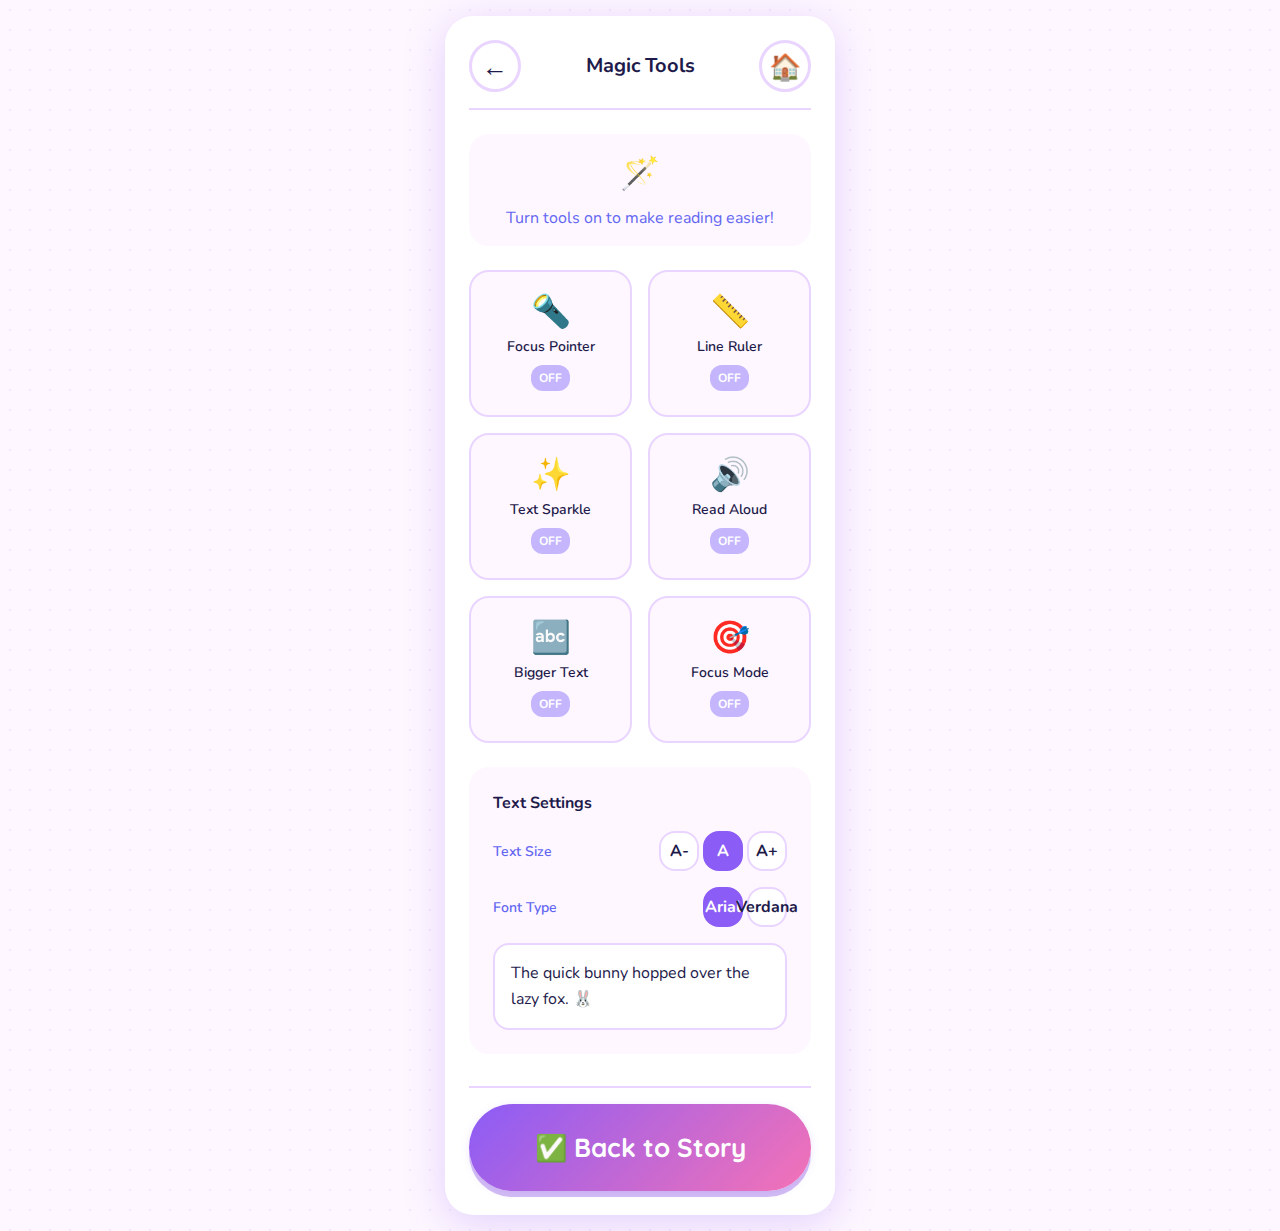
<file: tools.html>
<!DOCTYPE html>
<html lang="en">
<head>
  <meta charset="UTF-8">
  <meta name="viewport" content="width=device-width, initial-scale=1.0">
  <meta name="description" content="Magic Tools - Configure reading helpers">
  <title>Magic Tools - Storybook Buddy</title>
  <link rel="stylesheet" href="styles.css">
</head>
<body class="page-tools">
  <div class="phone-frame">
    <div class="book-card">
      <!-- Book Card Header -->
      <div class="book-card-header">
        <a href="reader.html" class="btn btn-icon" aria-label="Back to story">←</a>
        <div class="book-card-header-center">
          <h1>Magic Tools</h1>
        </div>
        <a href="index.html" class="btn btn-icon" aria-label="Home">🏠</a>
      </div>

      <!-- Book Card Content -->
      <div class="book-card-content">
        <!-- Helper Text -->
        <div class="helper-text">
          <span class="emoji">🪄</span>
          Turn tools on to make reading easier!
        </div>

        <!-- Tools Grid -->
        <div class="tools-grid">
          <!-- Focus Pointer -->
          <a href="focus-pointer.html" class="tool-tile">
            <span class="icon">🔦</span>
            <span class="label">Focus Pointer</span>
            <span class="chip">OFF</span>
          </a>

          <!-- Line Ruler -->
          <a href="line-ruler.html" class="tool-tile">
            <span class="icon">📏</span>
            <span class="label">Line Ruler</span>
            <span class="chip">OFF</span>
          </a>

          <!-- Text Sparkle -->
          <a href="text-sparkle.html" class="tool-tile">
            <span class="icon">✨</span>
            <span class="label">Text Sparkle</span>
            <span class="chip">OFF</span>
          </a>

          <!-- Read Aloud -->
          <a href="read-aloud.html" class="tool-tile">
            <span class="icon">🔊</span>
            <span class="label">Read Aloud</span>
            <span class="chip">OFF</span>
          </a>

          <!-- Bigger Text -->
          <a href="bigger-text.html" class="tool-tile">
            <span class="icon">🔤</span>
            <span class="label">Bigger Text</span>
            <span class="chip">OFF</span>
          </a>

          <!-- Focus Mode -->
          <a href="focus-mode.html" class="tool-tile">
            <span class="icon">🎯</span>
            <span class="label">Focus Mode</span>
            <span class="chip">OFF</span>
          </a>
        </div>

        <!-- Font Controls -->
        <div class="font-controls">
          <h3>Text Settings</h3>
          <div class="font-control-row">
            <label>Text Size</label>
            <div class="font-buttons">
              <span class="font-btn">A-</span>
              <span class="font-btn is-active">A</span>
              <span class="font-btn">A+</span>
            </div>
          </div>
          <div class="font-control-row">
            <label>Font Type</label>
            <div class="font-buttons">
              <span class="font-btn is-active">Arial</span>
              <span class="font-btn">Verdana</span>
            </div>
          </div>
          <div class="preview-text">
            <p>The quick bunny hopped over the lazy fox. 🐰</p>
          </div>
        </div>
      </div>

      <!-- Save Button -->
      <div class="book-card-footer">
        <a href="reader.html" class="btn btn-primary btn-large">
          ✅ Back to Story
        </a>
      </div>
    </div>
  </div>
</body>
</html>
</file>
<file: styles.css>
/* ===== GOOGLE FONTS ===== */
@import url('https://fonts.googleapis.com/css2?family=Nunito:wght@400;600;700;800;900&family=Quicksand:wght@500;600;700&display=swap');

/* ===== CSS VARIABLES ===== */
:root {
  /* Colors - Vibrant & Kid-Friendly */
  --color-primary: #8b5cf6;
  --color-primary-light: #c4b5fd;
  --color-primary-dark: #6d28d9;
  --color-secondary: #10b981;
  --color-secondary-light: #6ee7b7;
  --color-accent: #fbbf24;
  --color-accent-light: #fde68a;
  --color-pink: #f472b6;
  --color-pink-light: #fbcfe8;
  --color-orange: #fb923c;
  --color-cyan: #22d3ee;
  --color-warning: #f87171;
  --color-bg: #fef7ff;
  --color-bg-pattern: #f3e8ff;
  --color-card: #ffffff;
  --color-text: #1e1b4b;
  --color-text-light: #6366f1;
  --color-text-muted: #a5b4fc;
  --color-border: #e9d5ff;
  --color-on: #10b981;
  --color-off: #c4b5fd;
  
  /* Spacing */
  --space-xs: 4px;
  --space-sm: 8px;
  --space-md: 16px;
  --space-lg: 24px;
  --space-xl: 32px;
  --space-xxl: 48px;
  
  /* Border Radius - More rounded for kid-friendly feel */
  --radius-sm: 12px;
  --radius-md: 16px;
  --radius-lg: 20px;
  --radius-xl: 28px;
  --radius-round: 50%;
  --radius-pill: 100px;
  
  /* Shadows - Colorful and fun */
  --shadow-sm: 0 2px 8px rgba(139, 92, 246, 0.15);
  --shadow-md: 0 4px 20px rgba(139, 92, 246, 0.2);
  --shadow-lg: 0 8px 40px rgba(139, 92, 246, 0.25);
  --shadow-pop: 0 6px 0 rgba(109, 40, 217, 0.3);
  --shadow-glow: 0 0 20px rgba(139, 92, 246, 0.4);
  
  /* Typography - Playful fonts */
  --font-family: 'Nunito', -apple-system, BlinkMacSystemFont, "Segoe UI", Roboto, sans-serif;
  --font-display: 'Quicksand', 'Nunito', sans-serif;
  --font-size-xs: 12px;
  --font-size-sm: 14px;
  --font-size-md: 16px;
  --font-size-lg: 20px;
  --font-size-xl: 26px;
  --font-size-xxl: 36px;
  --font-size-hero: 42px;
  
  /* Touch targets - Larger for kids */
  --touch-min: 52px;
}

/* ===== FUN ANIMATIONS ===== */
@keyframes bounce {
  0%, 100% { transform: translateY(0); }
  50% { transform: translateY(-8px); }
}

@keyframes wiggle {
  0%, 100% { transform: rotate(-3deg); }
  50% { transform: rotate(3deg); }
}

@keyframes float {
  0%, 100% { transform: translateY(0) rotate(0deg); }
  25% { transform: translateY(-5px) rotate(2deg); }
  75% { transform: translateY(5px) rotate(-2deg); }
}

@keyframes pop {
  0% { transform: scale(1); }
  50% { transform: scale(1.1); }
  100% { transform: scale(1); }
}

@keyframes sparkle {
  0%, 100% { opacity: 1; transform: scale(1); }
  50% { opacity: 0.6; transform: scale(1.2); }
}

@keyframes rainbow {
  0% { filter: hue-rotate(0deg); }
  100% { filter: hue-rotate(360deg); }
}

@keyframes pulse-glow {
  0%, 100% { box-shadow: 0 0 20px rgba(139, 92, 246, 0.3); }
  50% { box-shadow: 0 0 40px rgba(139, 92, 246, 0.6); }
}

/* ===== RESET & BASE ===== */
*, *::before, *::after {
  box-sizing: border-box;
  margin: 0;
  padding: 0;
}

html {
  font-size: 16px;
  -webkit-text-size-adjust: 100%;
}

body {
  font-family: var(--font-family);
  font-size: var(--font-size-md);
  line-height: 1.5;
  color: var(--color-text);
  background-color: var(--color-bg);
  background-image: radial-gradient(var(--color-bg-pattern) 1px, transparent 1px);
  background-size: 20px 20px;
  min-height: 100vh;
  display: flex;
  justify-content: center;
  padding: var(--space-md);
}

a {
  color: var(--color-primary);
  text-decoration: none;
}

img {
  max-width: 100%;
  height: auto;
  display: block;
}

/* ===== PHONE FRAME ===== */
.phone-frame {
  width: 100%;
  max-width: 390px;
  min-height: 100%;
  display: flex;
  flex-direction: column;
}

/* ===== BOOK CARD ===== */
.book-card {
  background: var(--color-card);
  border-radius: var(--radius-xl);
  box-shadow: var(--shadow-lg);
  padding: var(--space-lg);
  flex: 1;
  display: flex;
  flex-direction: column;
  overflow: hidden;
}

.book-card-header {
  display: flex;
  align-items: center;
  justify-content: space-between;
  padding-bottom: var(--space-md);
  border-bottom: 2px solid var(--color-border);
  margin-bottom: var(--space-md);
  gap: var(--space-sm);
}

.book-card-header-center {
  flex: 1;
  text-align: center;
}

.book-card-header h1 {
  font-size: var(--font-size-lg);
  font-weight: 700;
  color: var(--color-text);
  margin: 0;
}

.book-card-header .page-indicator {
  font-size: var(--font-size-xs);
  color: var(--color-text-light);
}

.book-card-content {
  flex: 1;
  overflow-y: auto;
  padding: var(--space-sm) 0;
}

.book-card-footer {
  padding-top: var(--space-md);
  border-top: 2px solid var(--color-border);
  margin-top: auto;
}

/* ===== BUTTONS ===== */
.btn {
  display: inline-flex;
  align-items: center;
  justify-content: center;
  gap: var(--space-sm);
  min-height: var(--touch-min);
  padding: var(--space-md) var(--space-xl);
  font-family: var(--font-display);
  font-size: var(--font-size-md);
  font-weight: 700;
  color: var(--color-text);
  background: var(--color-card);
  border: 3px solid var(--color-border);
  border-radius: var(--radius-pill);
  cursor: pointer;
  transition: all 0.2s cubic-bezier(0.34, 1.56, 0.64, 1);
  text-decoration: none;
  position: relative;
}

.btn:hover {
  transform: translateY(-4px) scale(1.02);
  box-shadow: var(--shadow-md);
}

.btn:active {
  transform: translateY(-1px) scale(0.98);
}

.btn-primary {
  background: linear-gradient(135deg, var(--color-primary) 0%, var(--color-pink) 100%);
  color: white;
  border: none;
  box-shadow: var(--shadow-pop), var(--shadow-sm);
}

.btn-primary:hover {
  box-shadow: var(--shadow-md), 0 8px 0 rgba(109, 40, 217, 0.2);
  animation: pulse-glow 1.5s infinite;
}

.btn-secondary {
  background: linear-gradient(135deg, var(--color-secondary) 0%, var(--color-cyan) 100%);
  color: white;
  border: none;
  box-shadow: 0 4px 0 rgba(16, 185, 129, 0.3);
}

.btn-accent {
  background: linear-gradient(135deg, var(--color-accent) 0%, var(--color-orange) 100%);
  color: var(--color-text);
  border: none;
  box-shadow: 0 4px 0 rgba(251, 191, 36, 0.4);
}

.btn-large {
  width: 100%;
  min-height: 64px;
  font-size: var(--font-size-xl);
  border-radius: var(--radius-pill);
  padding: var(--space-lg) var(--space-xl);
}

.btn-icon {
  width: var(--touch-min);
  height: var(--touch-min);
  padding: 0;
  border-radius: var(--radius-round);
  font-size: var(--font-size-xl);
}

.btn-small {
  min-height: 40px;
  padding: var(--space-sm) var(--space-lg);
  font-size: var(--font-size-sm);
}

/* Fun button variant */
.btn-fun {
  background: linear-gradient(135deg, var(--color-accent) 0%, var(--color-pink) 50%, var(--color-primary) 100%);
  background-size: 200% 100%;
  animation: rainbow 3s linear infinite;
  color: white;
  border: none;
  box-shadow: var(--shadow-pop);
}

/* ===== NAVIGATION ===== */
.nav-top {
  display: flex;
  align-items: center;
  justify-content: space-between;
  padding: var(--space-md);
  background: var(--color-card);
  border-radius: var(--radius-lg);
  margin-bottom: var(--space-md);
  box-shadow: var(--shadow-sm);
}

.nav-top h1 {
  font-size: var(--font-size-lg);
  margin: 0;
}

.nav-bottom {
  display: flex;
  align-items: center;
  justify-content: space-between;
  gap: var(--space-md);
}

.nav-bottom .page-indicator {
  font-size: var(--font-size-sm);
  color: var(--color-text-light);
  font-weight: 600;
}

.footer-nav {
  display: flex;
  justify-content: center;
  gap: var(--space-lg);
  padding: var(--space-lg) 0;
  margin-top: auto;
}

.footer-nav a {
  color: var(--color-text-light);
  font-size: var(--font-size-sm);
  font-weight: 500;
  padding: var(--space-sm);
}

.footer-nav a:hover {
  color: var(--color-primary);
}

/* ===== TOOL TILES ===== */
.tools-grid {
  display: grid;
  grid-template-columns: repeat(2, 1fr);
  gap: var(--space-md);
  margin: var(--space-md) 0;
}

.tool-tile {
  display: flex;
  flex-direction: column;
  align-items: center;
  justify-content: center;
  gap: var(--space-sm);
  padding: var(--space-lg);
  background: var(--color-bg);
  border: 2px solid var(--color-border);
  border-radius: var(--radius-lg);
  cursor: pointer;
  transition: all 0.2s ease;
  min-height: 120px;
}

.tool-tile:hover {
  border-color: var(--color-primary-light);
  transform: translateY(-2px);
}

.tool-tile.is-on {
  background: linear-gradient(135deg, rgba(108, 92, 231, 0.1) 0%, rgba(0, 184, 148, 0.1) 100%);
  border-color: var(--color-primary);
}

.tool-tile .icon {
  font-size: 32px;
  line-height: 1;
}

.tool-tile .label {
  font-size: var(--font-size-sm);
  font-weight: 600;
  text-align: center;
  color: var(--color-text);
}

/* ===== CHIPS ===== */
.chip {
  display: inline-flex;
  align-items: center;
  padding: var(--space-xs) var(--space-sm);
  font-size: var(--font-size-xs);
  font-weight: 700;
  text-transform: uppercase;
  border-radius: var(--radius-sm);
  background: var(--color-off);
  color: white;
}

.chip.is-on {
  background: var(--color-on);
}

/* ===== ACTIVE TOOLS INDICATOR ===== */
.active-tools {
  display: flex;
  align-items: center;
  gap: var(--space-sm);
  padding: var(--space-sm) 0;
  margin-bottom: var(--space-md);
  border-bottom: 1px solid var(--color-border);
}

.active-tools-label {
  font-size: var(--font-size-xs);
  color: var(--color-text-muted);
  margin-right: var(--space-sm);
}

.active-tools .tool-indicator {
  width: 28px;
  height: 28px;
  display: flex;
  align-items: center;
  justify-content: center;
  font-size: 14px;
  background: var(--color-bg);
  border-radius: var(--radius-sm);
  opacity: 0.4;
  transition: all 0.2s ease;
}

.active-tools .tool-indicator.is-active {
  opacity: 1;
  background: linear-gradient(135deg, var(--color-primary) 0%, var(--color-primary-light) 100%);
  color: white;
}

/* ===== BOOK CARDS (Library) ===== */
.book-list {
  display: flex;
  flex-direction: column;
  gap: var(--space-md);
}

.book-item {
  display: flex;
  gap: var(--space-md);
  padding: var(--space-md);
  background: var(--color-bg);
  border-radius: var(--radius-lg);
  border: 2px solid var(--color-border);
  transition: all 0.2s ease;
}

.book-item:hover {
  border-color: var(--color-primary-light);
  transform: translateY(-2px);
}

.book-cover {
  width: 80px;
  height: 100px;
  background: linear-gradient(135deg, var(--color-accent) 0%, #ffeaa7 100%);
  border-radius: var(--radius-md);
  display: flex;
  align-items: center;
  justify-content: center;
  font-size: 32px;
  flex-shrink: 0;
}

.book-info {
  flex: 1;
  display: flex;
  flex-direction: column;
  gap: var(--space-xs);
}

.book-info h3 {
  font-size: var(--font-size-md);
  font-weight: 700;
  color: var(--color-text);
  margin: 0;
}

.book-info p {
  font-size: var(--font-size-sm);
  color: var(--color-text-light);
  margin: 0;
  flex: 1;
}

/* ===== FEATURE CARDS ===== */
.feature-cards {
  display: grid;
  grid-template-columns: repeat(3, 1fr);
  gap: var(--space-md);
  margin: var(--space-lg) 0;
}

.feature-card {
  display: flex;
  flex-direction: column;
  align-items: center;
  gap: var(--space-sm);
  padding: var(--space-lg) var(--space-sm);
  background: var(--color-card);
  border-radius: var(--radius-xl);
  border: 3px solid var(--color-border);
  transition: all 0.3s cubic-bezier(0.34, 1.56, 0.64, 1);
  cursor: pointer;
}

.feature-card:hover {
  transform: translateY(-6px) scale(1.02);
  border-color: var(--color-primary-light);
  box-shadow: var(--shadow-lg);
}

.feature-card:nth-child(1) {
  border-color: var(--color-accent-light);
}

.feature-card:nth-child(2) {
  border-color: var(--color-pink-light);
}

.feature-card:nth-child(3) {
  border-color: var(--color-secondary-light);
}

.feature-card .icon {
  width: 56px;
  height: 56px;
  display: flex;
  align-items: center;
  justify-content: center;
  font-size: 28px;
  background: linear-gradient(135deg, var(--color-primary) 0%, var(--color-pink) 100%);
  border-radius: var(--radius-lg);
  flex-shrink: 0;
  animation: bounce 2s ease-in-out infinite;
}

.feature-card:nth-child(1) .icon {
  background: linear-gradient(135deg, var(--color-accent) 0%, var(--color-orange) 100%);
  animation-delay: 0s;
}

.feature-card:nth-child(2) .icon {
  background: linear-gradient(135deg, var(--color-pink) 0%, var(--color-primary) 100%);
  animation-delay: 0.3s;
}

.feature-card:nth-child(3) .icon {
  background: linear-gradient(135deg, var(--color-secondary) 0%, var(--color-cyan) 100%);
  animation-delay: 0.6s;
}

.feature-card .text {
  font-family: var(--font-display);
  font-size: var(--font-size-xs);
  font-weight: 700;
  color: var(--color-text);
  text-align: center;
}

/* ===== READER CONTENT ===== */
.illustration-block {
  width: 100%;
  height: 200px;
  background: linear-gradient(135deg, #a29bfe 0%, #74b9ff 50%, #81ecec 100%);
  border-radius: var(--radius-lg);
  display: flex;
  align-items: center;
  justify-content: center;
  margin-bottom: var(--space-lg);
  font-size: 48px;
}

.story-text {
  font-size: var(--font-size-md);
  line-height: 1.8;
  color: var(--color-text);
}

.story-text p {
  margin-bottom: var(--space-md);
}

.story-text .highlight {
  background: linear-gradient(135deg, var(--color-accent) 0%, #ffeaa7 100%);
  padding: 2px 6px;
  border-radius: var(--radius-sm);
  font-weight: 600;
}

/* Font size classes for reader */
.story-text.font-small {
  font-size: var(--font-size-sm);
}

.story-text.font-medium {
  font-size: var(--font-size-md);
}

.story-text.font-large {
  font-size: var(--font-size-lg);
}

.story-text.font-xlarge {
  font-size: var(--font-size-xl);
}

/* Font family classes */
.story-text.font-arial {
  font-family: Arial, sans-serif;
}

.story-text.font-verdana {
  font-family: Verdana, sans-serif;
}

/* ===== HOMEPAGE SPECIFIC ===== */
.hero {
  text-align: center;
  padding: var(--space-lg) 0;
  position: relative;
}

.hero h1 {
  font-family: var(--font-display);
  font-size: var(--font-size-hero);
  font-weight: 900;
  background: linear-gradient(135deg, var(--color-primary) 0%, var(--color-pink) 50%, var(--color-accent) 100%);
  -webkit-background-clip: text;
  -webkit-text-fill-color: transparent;
  background-clip: text;
  margin-bottom: var(--space-xs);
  text-shadow: 0 4px 20px rgba(139, 92, 246, 0.3);
}

.hero .subtitle {
  font-family: var(--font-display);
  font-size: var(--font-size-lg);
  font-weight: 600;
  color: var(--color-text-light);
  margin-bottom: var(--space-xl);
}

.hero .emoji {
  font-size: 80px;
  margin-bottom: var(--space-md);
  display: inline-block;
  animation: bounce 2s ease-in-out infinite;
}

.hero .mascot {
  font-size: 100px;
  margin-bottom: var(--space-lg);
  display: inline-block;
  animation: float 3s ease-in-out infinite;
  filter: drop-shadow(0 10px 20px rgba(0,0,0,0.15));
}

.hero-buttons {
  display: flex;
  flex-direction: column;
  gap: var(--space-lg);
}

/* Floating decorations */
.hero-decoration {
  position: absolute;
  font-size: 32px;
  opacity: 0.6;
  animation: float 4s ease-in-out infinite;
}

.hero-decoration.star-1 {
  top: 10%;
  left: 10%;
  animation-delay: 0s;
}

.hero-decoration.star-2 {
  top: 15%;
  right: 15%;
  animation-delay: 1s;
}

.hero-decoration.star-3 {
  bottom: 30%;
  left: 5%;
  animation-delay: 2s;
}

/* Welcome banner */
.welcome-banner {
  background: linear-gradient(135deg, var(--color-accent-light) 0%, var(--color-pink-light) 100%);
  border-radius: var(--radius-xl);
  padding: var(--space-md) var(--space-lg);
  margin-bottom: var(--space-lg);
  border: 3px dashed var(--color-accent);
}

.welcome-banner p {
  font-family: var(--font-display);
  font-size: var(--font-size-md);
  font-weight: 600;
  color: var(--color-text);
  margin: 0;
}

/* ===== FONT CONTROLS ===== */
.font-controls {
  background: var(--color-bg);
  border-radius: var(--radius-lg);
  padding: var(--space-lg);
  margin: var(--space-lg) 0;
}

.font-controls h3 {
  font-size: var(--font-size-md);
  font-weight: 700;
  margin-bottom: var(--space-md);
  color: var(--color-text);
}

.font-control-row {
  display: flex;
  align-items: center;
  justify-content: space-between;
  margin-bottom: var(--space-md);
}

.font-control-row:last-child {
  margin-bottom: 0;
}

.font-control-row label {
  font-size: var(--font-size-sm);
  font-weight: 600;
  color: var(--color-text-light);
}

.font-buttons {
  display: flex;
  gap: var(--space-xs);
}

.font-btn {
  width: 40px;
  height: 40px;
  display: flex;
  align-items: center;
  justify-content: center;
  background: var(--color-card);
  border: 2px solid var(--color-border);
  border-radius: var(--radius-md);
  font-size: var(--font-size-md);
  font-weight: 700;
  cursor: pointer;
  transition: all 0.2s ease;
}

.font-btn:hover, .font-btn.is-active {
  background: var(--color-primary);
  border-color: var(--color-primary);
  color: white;
}

.preview-text {
  background: var(--color-card);
  border-radius: var(--radius-md);
  padding: var(--space-md);
  margin-top: var(--space-md);
  border: 2px solid var(--color-border);
}

.preview-text p {
  margin: 0;
  line-height: 1.6;
}

/* ===== ABOUT PAGE ===== */
.about-section {
  margin-bottom: var(--space-xl);
}

.about-section h2 {
  font-size: var(--font-size-lg);
  font-weight: 700;
  color: var(--color-primary);
  margin-bottom: var(--space-md);
}

.tool-explanation {
  display: flex;
  gap: var(--space-md);
  padding: var(--space-md);
  background: var(--color-bg);
  border-radius: var(--radius-lg);
  margin-bottom: var(--space-md);
}

.tool-explanation .icon {
  font-size: 28px;
  flex-shrink: 0;
}

.tool-explanation .content h3 {
  font-size: var(--font-size-md);
  font-weight: 700;
  margin-bottom: var(--space-xs);
}

.tool-explanation .content p {
  font-size: var(--font-size-sm);
  color: var(--color-text-light);
  margin: 0;
}

/* ===== CONTINUE READING BANNER ===== */
.continue-banner {
  background: linear-gradient(135deg, var(--color-secondary) 0%, #55efc4 100%);
  color: white;
  padding: var(--space-md);
  border-radius: var(--radius-lg);
  margin-bottom: var(--space-lg);
  display: flex;
  align-items: center;
  justify-content: space-between;
}

.continue-banner .text {
  font-weight: 600;
}

.continue-banner .text small {
  display: block;
  opacity: 0.9;
  font-size: var(--font-size-xs);
  font-weight: 400;
}

.continue-banner .btn {
  background: white;
  color: var(--color-secondary);
  border: none;
}

/* ===== HELPER TEXT ===== */
.helper-text {
  text-align: center;
  font-size: var(--font-size-md);
  color: var(--color-text-light);
  padding: var(--space-md);
  background: var(--color-bg);
  border-radius: var(--radius-lg);
  margin-bottom: var(--space-lg);
}

.helper-text .emoji {
  font-size: 32px;
  display: block;
  margin-bottom: var(--space-sm);
}

/* ===== UTILITIES ===== */
.text-center {
  text-align: center;
}

.mb-md {
  margin-bottom: var(--space-md);
}

.mb-lg {
  margin-bottom: var(--space-lg);
}

.mt-auto {
  margin-top: auto;
}

/* ===== SCROLLBAR STYLING ===== */
.book-card-content::-webkit-scrollbar {
  width: 6px;
}

.book-card-content::-webkit-scrollbar-track {
  background: var(--color-bg);
  border-radius: 3px;
}

.book-card-content::-webkit-scrollbar-thumb {
  background: var(--color-primary-light);
  border-radius: 3px;
}
</file>
